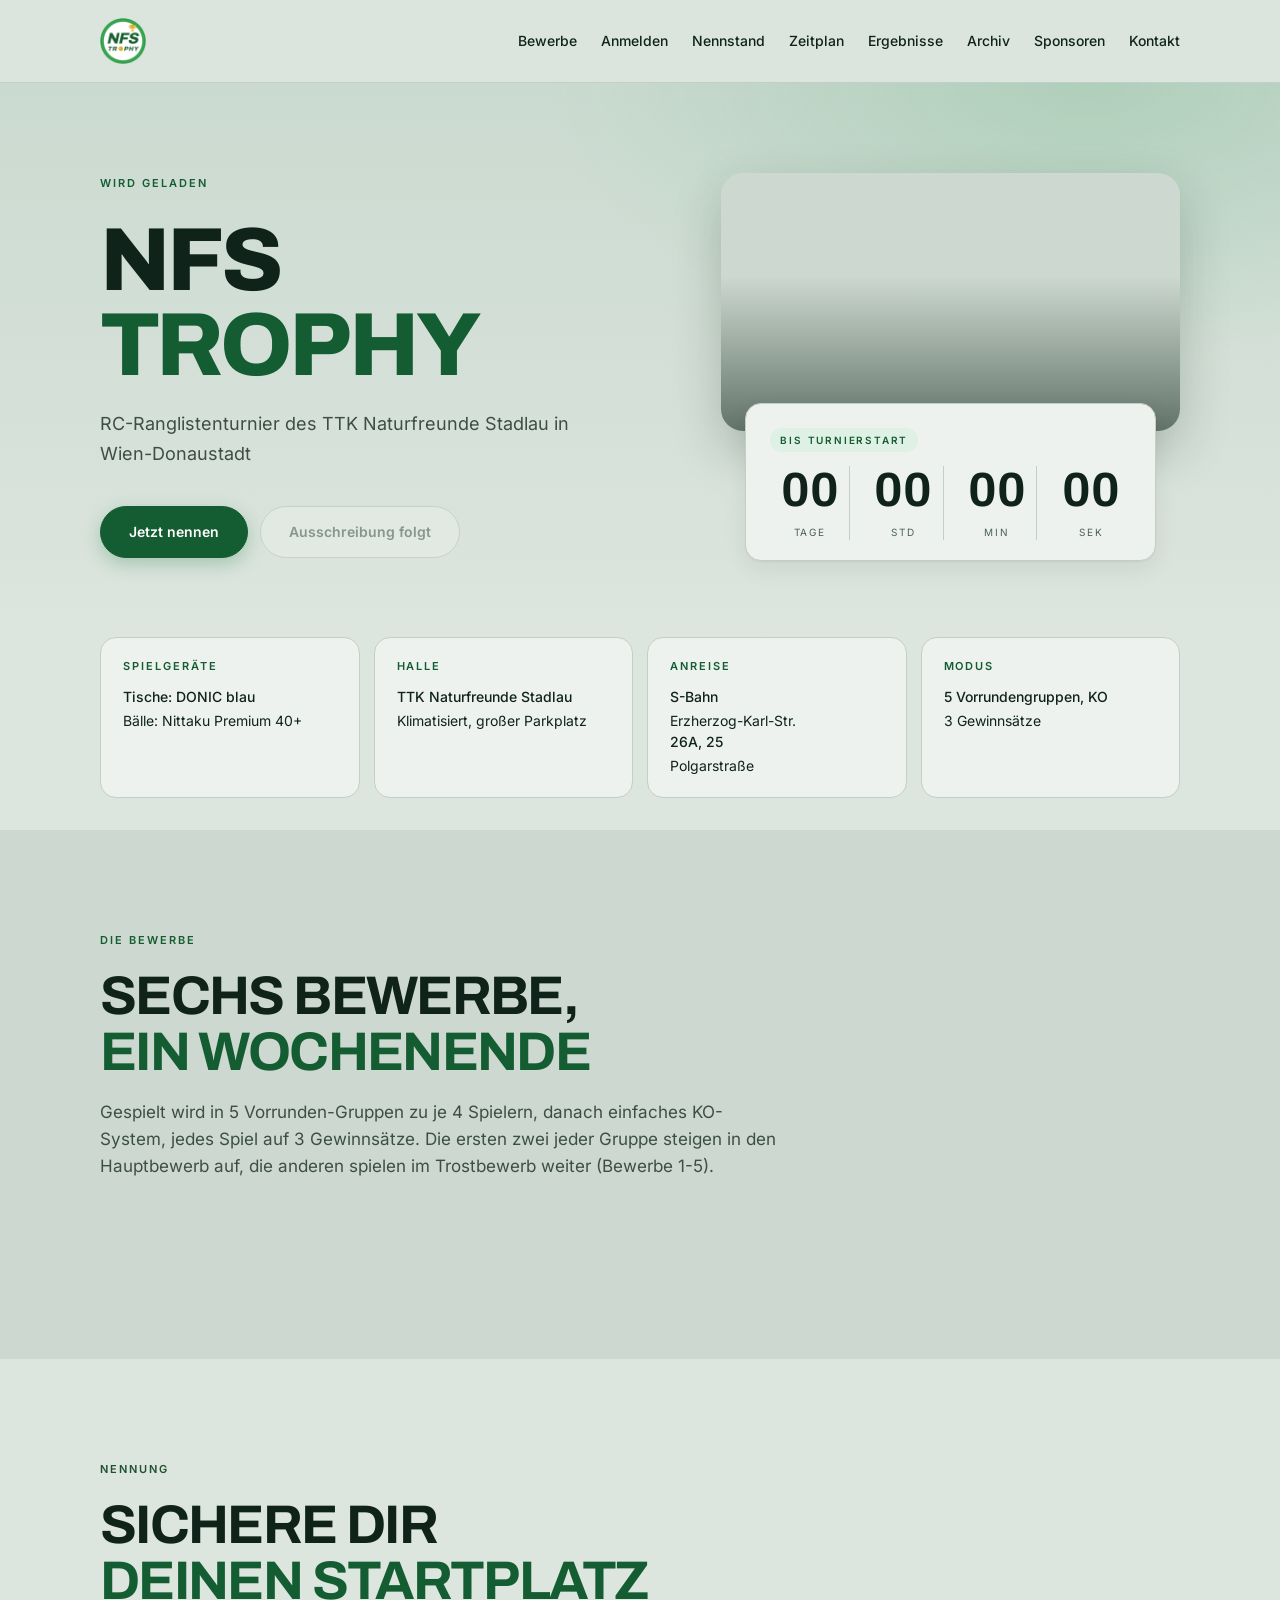
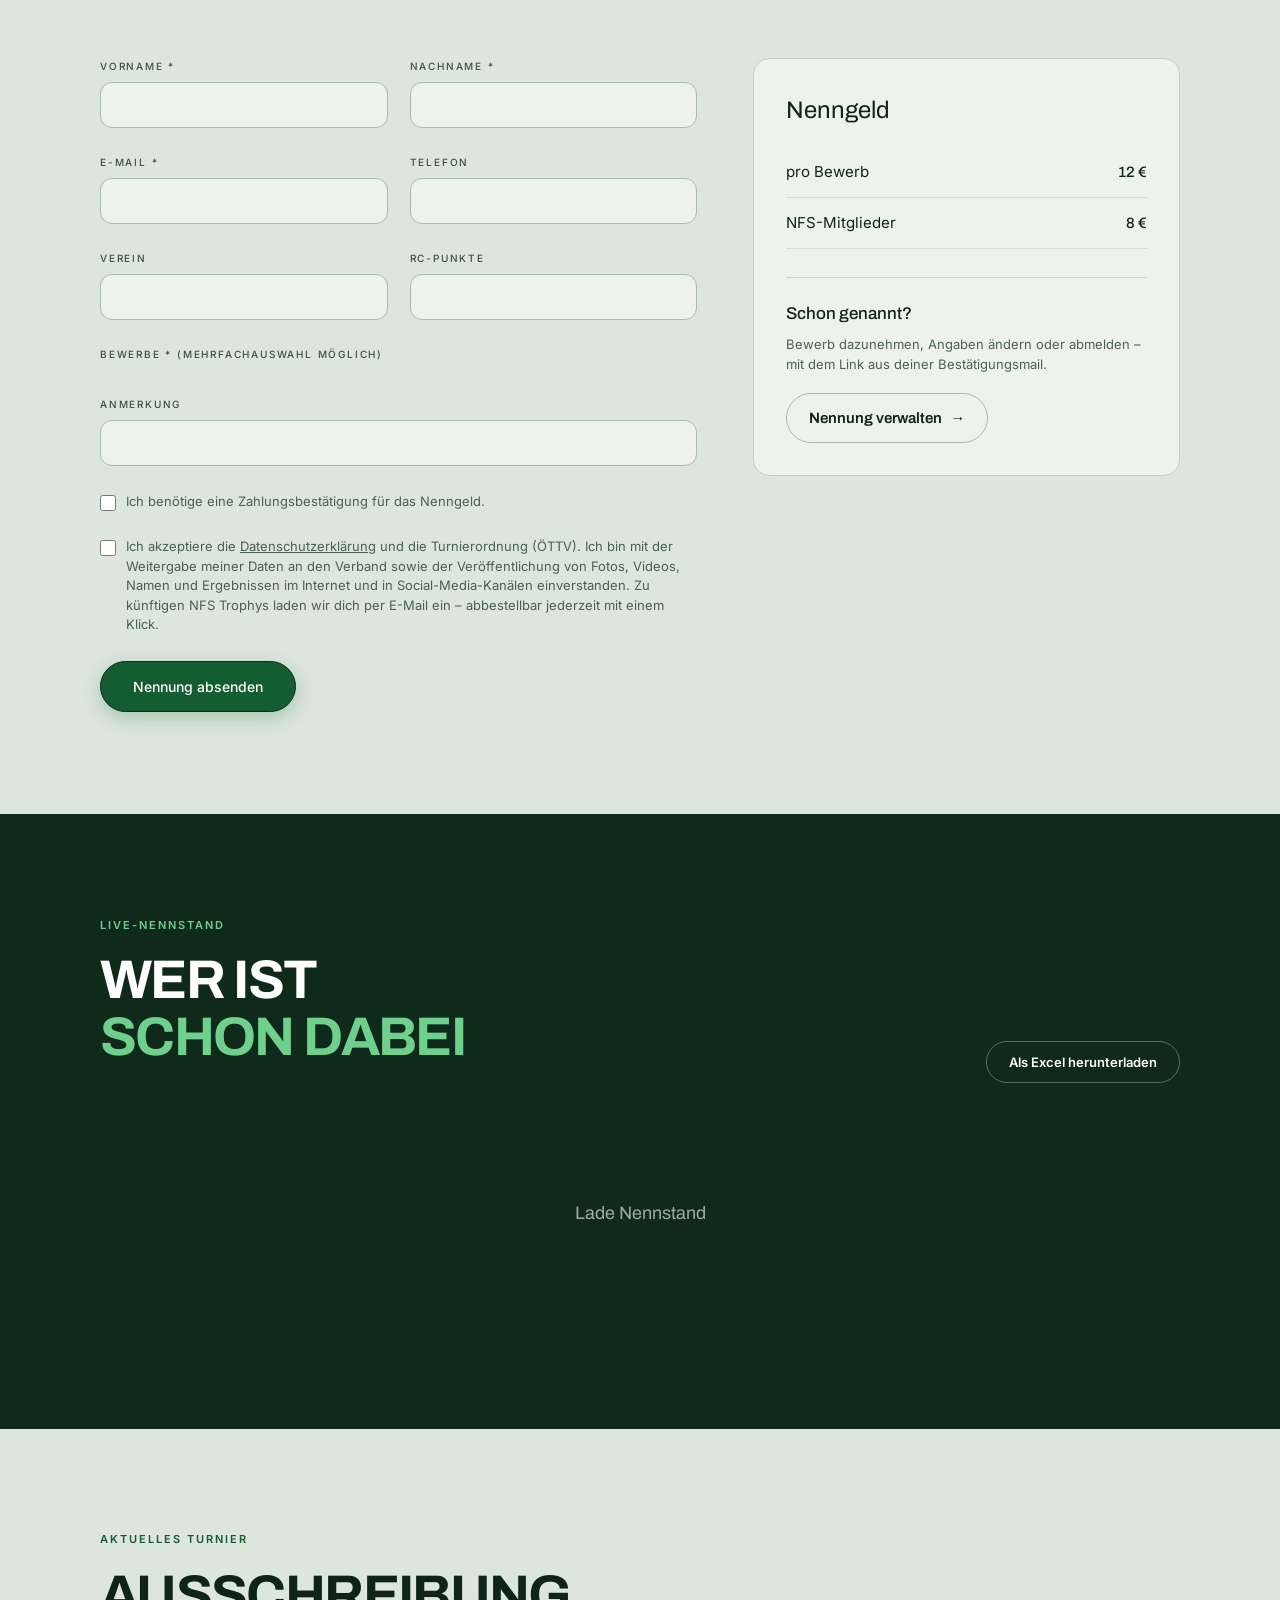
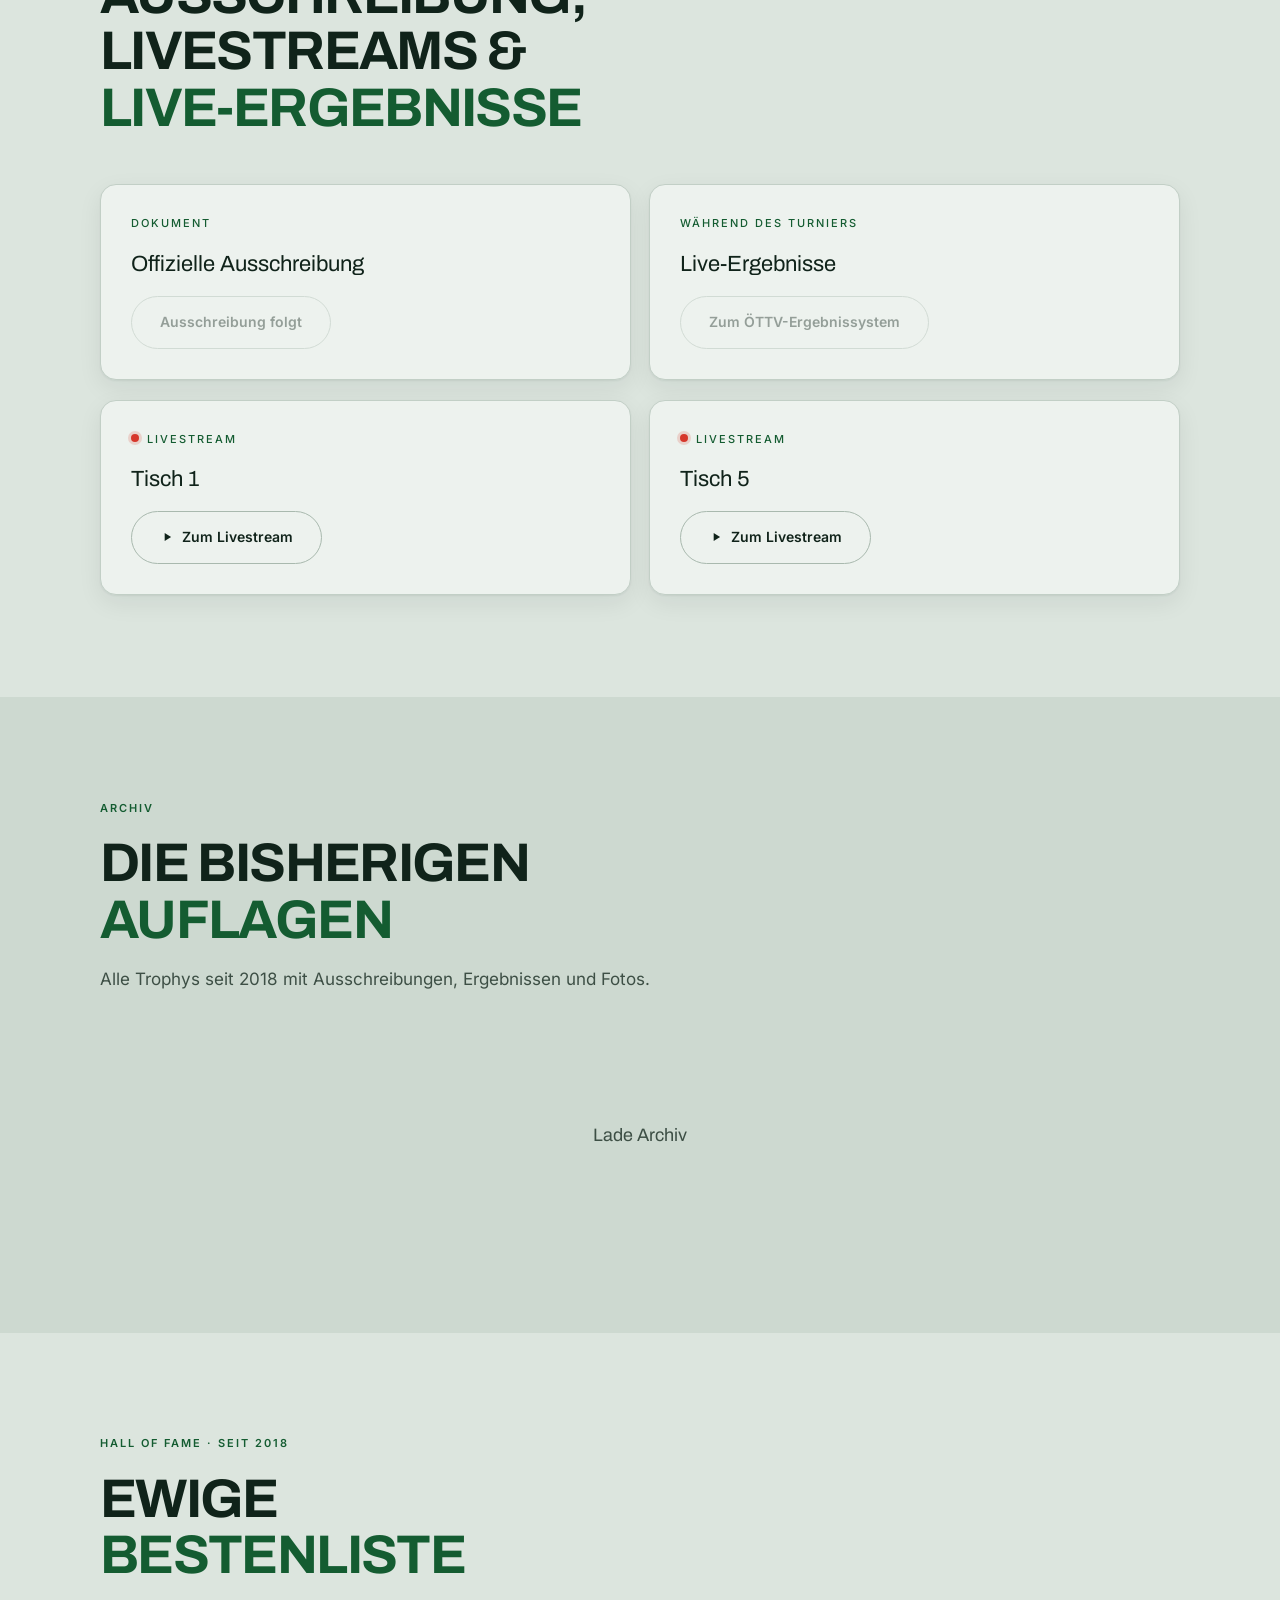
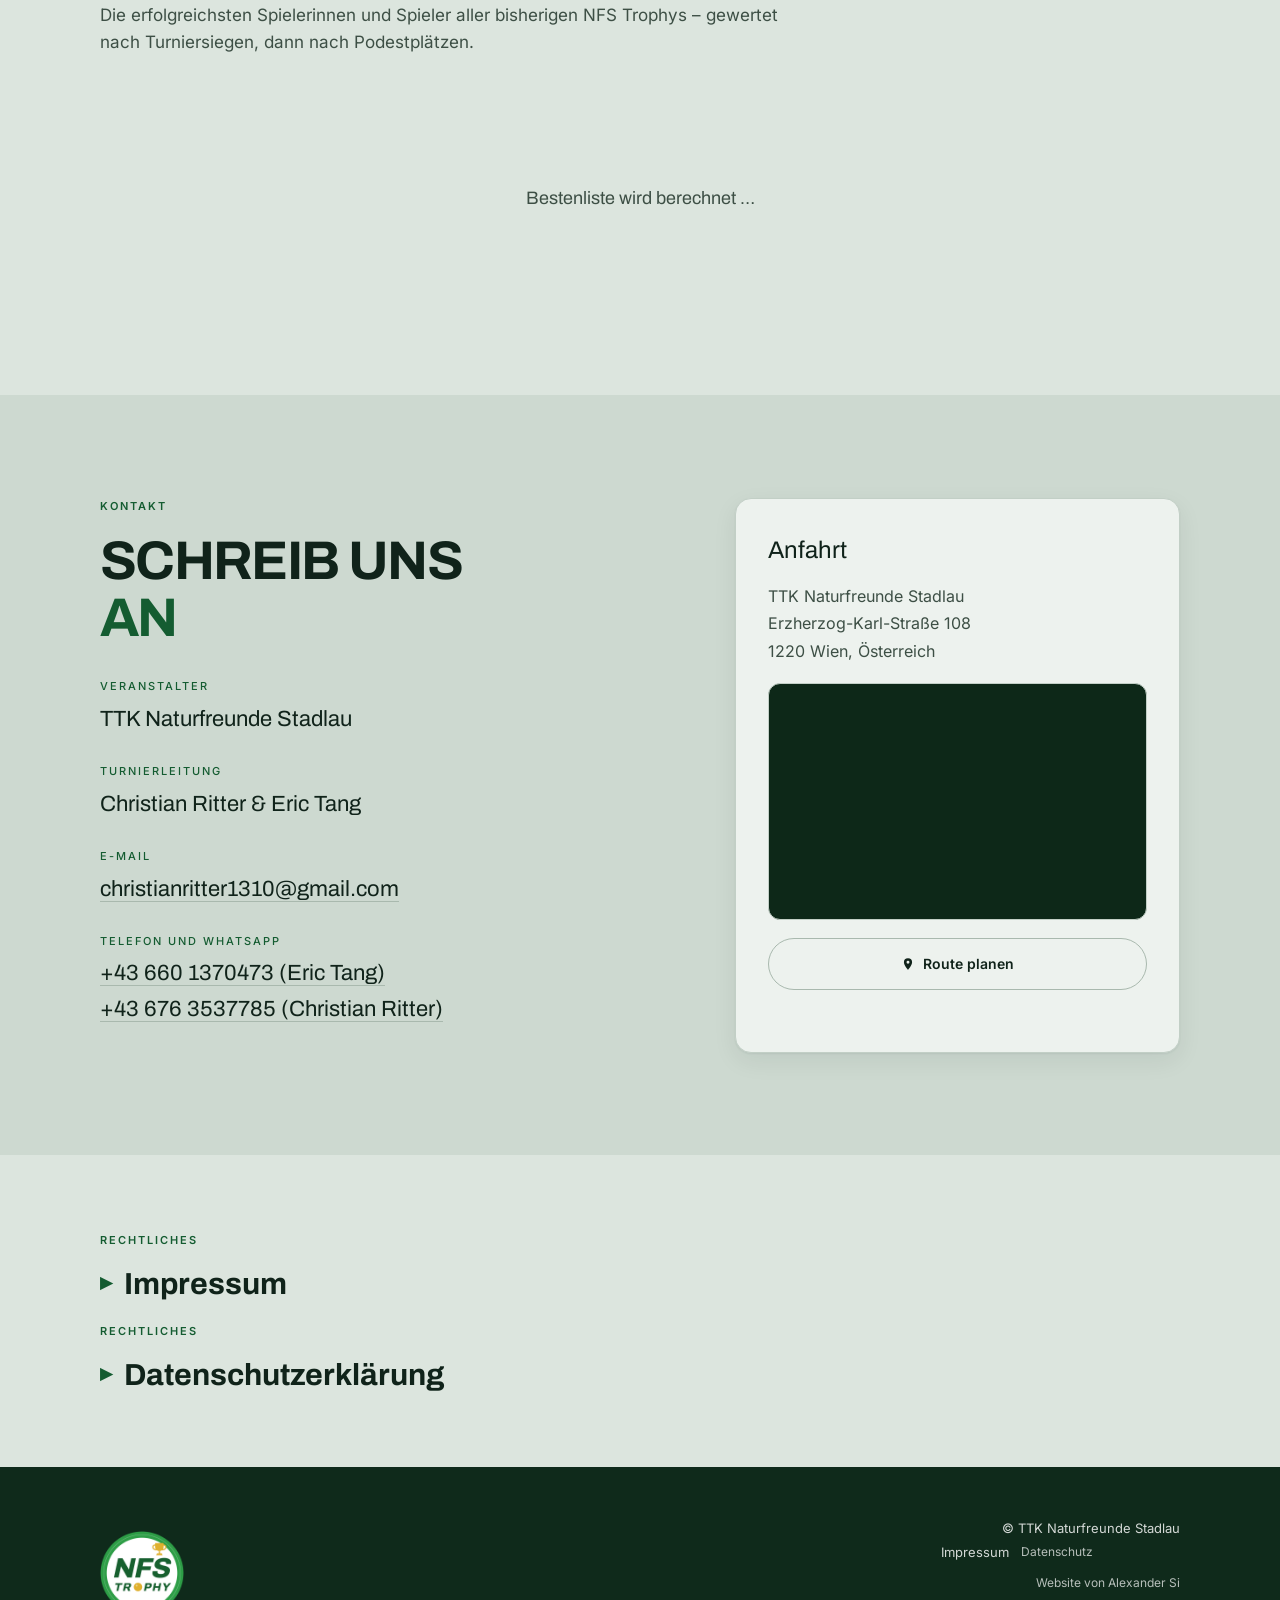
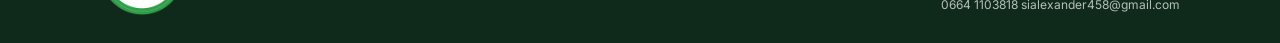
<file: public/index.html>
<!DOCTYPE html>
<html lang="de">

<head>
    <meta charset="UTF-8" />
    <meta name="viewport" content="width=device-width, initial-scale=1.0" />
    <title>NFS Trophy / TTK Naturfreunde Stadlau</title>
    <meta name="description"
        content="NFS Trophy. Tischtennisturnier des TTK Naturfreunde Stadlau in Wien. Anmeldung, Ausschreibungen, Ergebnisse." />
    <!-- OpenGraph / WhatsApp / Slack / Facebook -->
    <meta property="og:type" content="website" />
    <meta property="og:site_name" content="NFS Trophy" />
    <meta property="og:title" content="NFS Trophy – TTK Naturfreunde Stadlau" />
    <meta property="og:description"
        content="RC-Ranglistenturnier in Wien-Donaustadt. Anmeldung, Ausschreibung und Live-Ergebnisse." />
    <link rel="canonical" href="https://nfs-trophy.com/" />
    <meta property="og:url" content="https://nfs-trophy.com/" />
    <meta property="og:image" content="https://nfs-trophy.com/og-image.png" />
    <meta property="og:image:width" content="1200" />
    <meta property="og:image:height" content="630" />
    <meta property="og:locale" content="de_AT" />

    <!-- Twitter / X -->
    <meta name="twitter:card" content="summary_large_image" />
    <meta name="twitter:title" content="NFS Trophy – TTK Naturfreunde Stadlau" />
    <meta name="twitter:description" content="RC-Ranglistenturnier in Wien-Donaustadt" />
    <meta name="twitter:image" content="https://nfs-trophy.com/og-image.png" />

    <!-- Theme-Farbe für Handy-Browserleiste -->
    <meta name="theme-color" content="#dce5de" />
    <!-- Verbindungen früh aufbauen: Daten/Titelfoto (Supabase), Bibliothek (esm.sh) -->
    <link rel="preconnect" href="https://amjvuowsufiecsaentdn.supabase.co" crossorigin />
    <link rel="preconnect" href="https://esm.sh" crossorigin />
    <link rel="preload" href="/fonts/inter-latin.woff2" as="font" type="font/woff2" crossorigin />
    <link rel="stylesheet" href="/styles/fonts.css" />
    <!-- CSS Imports -->
    <link rel="stylesheet" href="/styles/shared.css" />
    <link rel="stylesheet" href="/styles/style.css" />

    <link rel="manifest" href="/manifest.json" />
    <link rel="icon" type="image/png" sizes="32x32" href="/icons/favicon-32.png" />
    <link rel="icon" type="image/png" href="/icons/icon-192.png" />
    <link rel="apple-touch-icon" href="/icons/apple-touch-icon.png" />
    <meta name="apple-mobile-web-app-capable" content="yes" />
    <meta name="apple-mobile-web-app-title" content="NFS Trophy" />
    <meta name="apple-mobile-web-app-status-bar-style" content="black-translucent" />
</head>

<body>
    <nav>
        <div class="inner">
            <a href="#top" class="logo" aria-label="NFS Trophy"><img
                    src="/icons/logo.png"
                    alt="NFS Trophy" /></a>
            <button class="menu-btn" id="menuBtn" aria-label="Menü" aria-controls="navList" aria-expanded="false">≡</button>
            <ul id="navList">
                <li><a href="#bewerbe">Bewerbe</a></li>
                <li><a href="#anmelden">Anmelden</a></li>
                <li><a href="#nennstand">Nennstand</a></li>
                <li><a href="#zeitplan">Zeitplan</a></li>
                <li><a href="#ergebnisse">Ergebnisse</a></li>
                <li><a href="#archiv">Archiv</a></li>
                <li><a href="#partner">Sponsoren</a></li>
                <li><a href="#kontakt">Kontakt</a></li>
            </ul>
        </div>
    </nav>

    <header class="hero" id="top">
        <div class="wrap hero-grid">
            <div class="fade">
                <div class="eyebrow mono" id="heroDate">Wird geladen</div>
                <h1 class="title" id="heroTitle"><span class="t-part">NFS</span><br class="t-br"> <em class="t-part">Trophy</em></h1>
                <p class="tagline" id="heroTagline">RC-Ranglistenturnier des TTK Naturfreunde Stadlau in Wien-Donaustadt
                </p>
                <div class="actions">
                    <a href="#anmelden" class="btn primary">Jetzt nennen</a>
                    <a href="#" class="btn disabled" id="heroAusschreibung">Ausschreibung folgt</a>
                </div>
            </div>
            <div class="hero-visual fade">
            <!-- Platz fürs Titelfoto (im Admin pro Turnier) ist reserviert → kein Layout-Sprung -->
            <div class="hero-photo-wrap" id="heroPhotoWrap"></div>
            <div class="countdown-box">
                <div class="cap mono" id="cdCap">Bis Turnierstart</div>
                <div class="countdown">
                    <div class="cd-item">
                        <div class="cd-val" id="cdD">00</div>
                        <div class="cd-lbl">Tage</div>
                    </div>
                    <div class="cd-item">
                        <div class="cd-val" id="cdH">00</div>
                        <div class="cd-lbl">Std</div>
                    </div>
                    <div class="cd-item">
                        <div class="cd-val" id="cdM">00</div>
                        <div class="cd-lbl">Min</div>
                    </div>
                    <div class="cd-item">
                        <div class="cd-val" id="cdS">00</div>
                        <div class="cd-lbl">Sek</div>
                    </div>
                </div>
            </div>
            </div>
        </div>
    </header>

    <section class="facts">
        <div class="wrap facts-grid" id="pubFactsGrid">
            <!-- Standard-Werte als Fallback. Werden per JS überschrieben, sobald turnier_info vorhanden ist. -->
            <div class="fact">
                <div class="k mono">Spielgeräte</div>
                <div class="v"><strong>Tische: DONIC blau</strong>Bälle: Nittaku Premium 40+</div>
            </div>
            <div class="fact">
                <div class="k mono">Halle</div>
                <div class="v"><strong>TTK Naturfreunde Stadlau</strong>Klimatisiert, großer Parkplatz</div>
            </div>
            <div class="fact">
                <div class="k mono">Anreise</div>
                <div class="v"><strong>S-Bahn</strong>Erzherzog-Karl-Str.<br><strong>26A, 25</strong>Polgarstraße</div>
            </div>
            <div class="fact">
                <div class="k mono">Modus</div>
                <div class="v"><strong>5 Vorrundengruppen, KO</strong>3 Gewinnsätze</div>
            </div>
        </div>
    </section>

    <section class="block" id="bewerbe">
        <div class="wrap">
            <div class="sec-head">
                <div class="eyebrow mono">Die Bewerbe</div>
                <h2 id="pubBewerbeHeadline">Sechs Bewerbe,<br><em>ein Wochenende</em></h2>
                <p id="pubBewerbeText">Gespielt wird in 5 Vorrunden-Gruppen zu je 4 Spielern, danach einfaches
                    KO-System, jedes
                    Spiel auf 3
                    Gewinnsätze. Die ersten zwei jeder Gruppe steigen in den Hauptbewerb auf, die anderen spielen im
                    Trostbewerb
                    weiter (Bewerbe 1-5).</p>
            </div>
            <div class="bewerbe" id="bewerbeGrid"></div>
            <p class="note" id="bewerbeNote"></p>
        </div>
    </section>

    <section class="block form-section" id="anmelden">
        <div class="wrap">
            <div class="sec-head">
                <div class="eyebrow mono" id="anmeldeEyebrow">Nennung</div>
                <h2>Sichere dir<br><em>deinen Startplatz</em></h2>
                <p class="anmelde-lead" id="anmeldeLead"></p>
            </div>
            <div class="form-wrap">
                <form id="regForm">
                    <div class="frow">
                        <div class="field">
                            <label for="vorname">Vorname *</label>
                            <input id="vorname" name="vorname" required autocomplete="given-name" />
                        </div>
                        <div class="field">
                            <label for="nachname">Nachname *</label>
                            <input id="nachname" name="nachname" required autocomplete="family-name" />
                        </div>
                    </div>
                    <div class="frow">
                        <div class="field">
                            <label for="email">E-Mail *</label>
                            <input id="email" name="email" type="email" required autocomplete="email"
                                inputmode="email" />
                        </div>
                        <div class="field">
                            <label for="telefon">Telefon</label>
                            <input id="telefon" name="telefon" type="tel" autocomplete="tel" inputmode="tel" />
                        </div>
                    </div>
                    <div class="frow">
                        <div class="field">
                            <label for="verein">Verein</label>
                            <input id="verein" name="verein" autocomplete="organization" />
                        </div>
                        <div class="field">
                            <label for="rc">RC-Punkte</label>
                            <input id="rc" name="rc" inputmode="numeric" pattern="[0-9]*" autocomplete="off" />
                        </div>
                    </div>
                    <div class="field">
                        <label id="bewerbChecksLabel">Bewerbe * (Mehrfachauswahl möglich)</label>
                        <div class="bewerb-checks" id="bewerbChecks" role="group" aria-labelledby="bewerbChecksLabel"></div>
                    </div>
                    <div class="field">
                        <label for="notiz">Anmerkung</label>
                        <input id="notiz" name="notiz" autocomplete="off" />
                    </div>
                    <!-- Honeypot gegen Spam-Bots: für Menschen unsichtbar, bleibt leer -->
                    <div class="hp-field" aria-hidden="true">
                        <label for="website">Website</label>
                        <input id="website" name="website" tabindex="-1" autocomplete="off" />
                    </div>
                    <label class="check">
                        <input type="checkbox" id="receipt" />
                        <span>Ich benötige eine Zahlungsbestätigung für das Nenngeld.</span>
                    </label>
                    <label class="check">
                        <input type="checkbox" id="agb" required />
                        <span>
                            Ich akzeptiere die <a href="#datenschutz"
                                style="text-decoration:underline; color:inherit;">Datenschutzerklärung</a>
                            und die Turnierordnung (ÖTTV). Ich bin mit der Weitergabe meiner Daten an den Verband sowie
                            der Veröffentlichung von Fotos, Videos, Namen und Ergebnissen im Internet und in
                            Social-Media-Kanälen einverstanden. Zu künftigen NFS Trophys laden wir dich per E-Mail
                            ein – abbestellbar jederzeit mit einem Klick.
                        </span>
                    </label>
                    <button type="submit" class="submit" id="submitBtn">Nennung absenden</button>
                </form>
                <aside class="side">
                    <h3>Nenngeld</h3>
                    <div class="li"><span>pro Bewerb</span><b id="feeNormalDisplay">12 €</b></div>
                    <div class="li"><span>NFS-Mitglieder</span><b id="feeNfsDisplay">8 €</b></div>
                    <p class="small" id="capNote"></p>
                    <div class="side-manage">
                        <h4>Schon genannt?</h4>
                        <p>Bewerb dazunehmen, Angaben ändern oder abmelden – mit dem Link aus deiner Bestätigungsmail.</p>
                        <a href="/abmelden" class="btn manage-btn">Nennung verwalten <span aria-hidden="true">→</span></a>
                    </div>
                </aside>
            </div>
        </div>
    </section>

    <section class="block" id="nennstand">
        <div class="wrap">
            <div class="stand-top">
                <div class="sec-head" style="margin-bottom:0;">
                    <div class="eyebrow mono">Live-Nennstand</div>
                    <h2>Wer ist<br><em>schon dabei</em></h2>
                </div>
                <button class="btn" id="exportBtn">Als Excel herunterladen</button>
            </div>
            <div class="stand-grid" id="standGrid">
                <div class="loading" style="grid-column:1/-1;">Lade Nennstand</div>
            </div>
            <p class="stand-meta" id="standMeta"></p>
        </div>
    </section>

    <section class="block" id="zeitplan" style="display:none;">
        <div class="wrap">
            <div class="sec-head" style="margin-bottom: 24px;">
                <div class="eyebrow mono">Ablauf</div>
                <h2 style="font-size: clamp(1.6rem, 3vw, 2.2rem);">Der <em>Zeitplan</em></h2>
            </div>
            <div id="timelineGrid"
                style="display: grid; grid-template-columns: repeat(auto-fit, minmax(220px, 1fr)); gap: 14px; margin-top: 8px;">
                <!-- Wird per JS gefüllt -->
            </div>
        </div>
    </section>

    <section class="block" id="ergebnisse">
        <div class="wrap">
            <div class="sec-head">
                <div class="eyebrow mono">Aktuelles Turnier</div>
                <h2>Ausschreibung, Livestreams &<br><em>Live-Ergebnisse</em></h2>
            </div>

            <!-- ZEILE 1: Ausschreibung + Live-Ergebnisse -->
            <div class="current-files">
                <!-- Ausschreibung -->
                <div class="file-card">
                    <div class="k mono">Dokument</div>
                    <h3>Offizielle Ausschreibung</h3>
                    <a href="#" class="btn disabled" id="ergAusschreibung" style="align-self:flex-start;">Ausschreibung
                        folgt</a>
                </div>

                <!-- Live-Ergebnisse (mit 2 Buttons) -->
                <div class="file-card">
                    <div class="k mono">Während des Turniers</div>
                    <h3>Live-Ergebnisse</h3>
                    <div style="display: flex; gap: 10px; flex-wrap: wrap; align-items: flex-start;">
                        <a href="#" target="_blank" rel="noreferrer" class="btn disabled" id="ergLive"
                            style="align-self:flex-start;">Zum ÖTTV-Ergebnissystem</a>
                        <a href="#" class="btn disabled" id="ergTtop" style="align-self:flex-start; display: none;">TTOP
                            Bewerbe</a>
                    </div>
                </div>
            </div>

            <!-- ZEILE 2: Livestreams (Tisch 1 + Tisch 5) - JETZT SEPARAT -->
            <div class="current-files" style="margin-top: 20px;">
                <!-- Livestream Tisch 1 -->
                <div class="file-card">
                    <div class="k mono"><span class="live-dot" aria-hidden="true"></span>Livestream</div>
                    <h3>Tisch 1</h3>
                    <a href="https://www.ttk-naturfreunde-stadlau.at/nfs-livecam-1/" target="_blank" rel="noreferrer"
                        class="btn" style="align-self:flex-start;">
                        <svg class="btn-ico" viewBox="0 0 24 24" aria-hidden="true"><path d="M8 5v14l11-7z"/></svg>Zum Livestream
                    </a>
                </div>

                <!-- Livestream Tisch 5 -->
                <div class="file-card">
                    <div class="k mono"><span class="live-dot" aria-hidden="true"></span>Livestream</div>
                    <h3>Tisch 5</h3>
                    <a href="https://www.ttk-naturfreunde-stadlau.at/nfs-livecam-2/" target="_blank" rel="noreferrer"
                        class="btn" style="align-self:flex-start;">
                        <svg class="btn-ico" viewBox="0 0 24 24" aria-hidden="true"><path d="M8 5v14l11-7z"/></svg>Zum Livestream
                    </a>
                </div>
            </div>
        </div>
    </section>

    <section class="block" id="archiv">
        <div class="wrap">
            <div class="sec-head">
                <div class="eyebrow mono">Archiv</div>
                <h2>Die bisherigen<br><em>Auflagen</em></h2>
                <p>Alle Trophys seit 2018 mit Ausschreibungen, Ergebnissen und Fotos.</p>
            </div>
            <div class="archive" id="archiveList">
                <div class="loading">Lade Archiv</div>
            </div>
        </div>
    </section>

    <section class="block" id="rekorde">
        <div class="wrap">
            <div class="sec-head">
                <div class="eyebrow mono">Hall of Fame · seit 2018</div>
                <h2>Ewige<br><em>Bestenliste</em></h2>
                <p>Die erfolgreichsten Spielerinnen und Spieler aller bisherigen NFS Trophys – gewertet nach
                    Turniersiegen, dann nach Podestplätzen.</p>
            </div>
            <div id="rekordeGrid">
                <div class="loading">Bestenliste wird berechnet …</div>
            </div>
        </div>
    </section>

    <section class="block" id="partner" style="display:none;">
        <div class="wrap">
            <div style="text-align: center; margin-bottom: 40px;">
                <div class="eyebrow mono" style="color: var(--green-neon); margin-bottom: 12px;">Unsere Partner</div>
                <h2
                    style="font-family: 'Archivo', sans-serif; font-weight: 700; font-size: clamp(1.8rem, 4vw, 2.8rem); letter-spacing: -0.02em; margin: 0;">
                    Partner & <em style="font-style: normal; color: var(--green-soft);">Sponsoren</em>
                </h2>
            </div>
            <div id="partnerGrid"
                style="display: flex; gap: 48px; justify-content: center; align-items: center; flex-wrap: wrap;">
                <!-- Wird per JS gefüllt -->
            </div>
        </div>
    </section>

    <section class="block" id="kontakt" style="border-bottom:none;">
        <div class="wrap contact-grid">
            <div>
                <div class="sec-head" style="margin-bottom:32px;">
                    <div class="eyebrow mono">Kontakt</div>
                    <h2>Schreib uns<br><em>an</em></h2>
                </div>
                <div class="cblock">
                    <div class="k mono">Veranstalter</div>
                    <div class="v">TTK Naturfreunde Stadlau</div>
                </div>
                <div class="cblock">
                    <div class="k mono">Turnierleitung</div>
                    <div class="v">Christian Ritter & Eric Tang</div>
                </div>
                <div class="cblock">
                    <div class="k mono">E-Mail</div>
                    <div class="v"><a href="mailto:christianritter1310@gmail.com">christianritter1310@gmail.com</a>
                    </div>
                </div>
                <div class="cblock">
                    <div class="k mono">Telefon und WhatsApp</div>
                    <div class="v"><a href="tel:+436601370473">+43 660 1370473 (Eric Tang)</a></div>
                    <div class="v"><a href="tel:+436763537785">+43 676 3537785 (Christian Ritter)</a></div>
                </div>
            </div>
            <div class="venue">
                <h3>Anfahrt</h3>
                <p class="addr">TTK Naturfreunde Stadlau<br>Erzherzog-Karl-Straße 108<br>1220 Wien, Österreich</p>
                <div class="map-wrap">
                    <iframe
                        src="https://www.google.com/maps/embed?pb=!1m18!1m12!1m3!1d2657.7726993655133!2d16.44824751318765!3d48.230251271133916!2m3!1f0!2f0!3f0!3m2!1i1024!2i768!4f13.1!3m3!1m2!1s0x476d01dd8fc6e50d%3A0x121a67df7cba7c6e!2sTTK%20Naturfreunde%20Stadlau!5e0!3m2!1sde!2sat!4v1788207890148!5m2!1sde!2sat"
                        width="400" height="300" style="border:0;" allowfullscreen="" loading="lazy"
                        title="Karte: TTK Naturfreunde Stadlau"
                        referrerpolicy="strict-origin-when-cross-origin"></iframe>
                </div>
                <a href="https://maps.app.goo.gl/AcA5HV328tivPEsi6" target="_blank" rel="noreferrer" class="btn"
                    style="width:100%;text-align:center;"><svg class="btn-ico" viewBox="0 0 24 24" aria-hidden="true"><path d="M12 2a7 7 0 0 0-7 7c0 5.25 7 13 7 13s7-7.75 7-13a7 7 0 0 0-7-7zm0 9.5A2.5 2.5 0 1 1 12 6.5a2.5 2.5 0 0 1 0 5z"/></svg>Route planen</a>
            </div>
        </div>
    </section>

    <section class="block" id="impressum">
        <div class="wrap">
            <div class="archive-header" id="impressumHeader"
                style="cursor:pointer; display:flex; justify-content:space-between; align-items:center; border-bottom:none; transition: all 0.2s;">
                <div class="sec-head" style="margin-bottom:0;">
                    <div class="eyebrow mono">Rechtliches</div>
                    <h2
                        style="margin-bottom:0; display:flex; align-items:center; gap:12px; font-size: clamp(1.4rem, 2.5vw, 1.9rem); text-transform: none; letter-spacing: 0;">
                        <span class="toggle-icon" id="impressumIcon"
                            style="font-size:16px; color:var(--green-neon);">▶</span>
                        Impressum
                    </h2>
                </div>
            </div>
            <div class="impressum" id="impressumContent" style="display:none; margin-top:24px;">
                <div class="imp-block">
                    <div class="k mono">Medieninhaber und Veranstalter</div>
                    <p>TTK Naturfreunde Stadlau<br>Erzherzog-Karl-Straße 108<br>1220 Wien</p>
                </div>
                <div class="imp-block">
                    <div class="k mono">Kontakt Turnierleitung</div>
                    <p><a href="tel:+436601370473">0660 1370473</a><br><a
                            href="mailto:christianritter1310@gmail.com">christianritter1310@gmail.com</a></p>
                </div>
                <div class="imp-block">
                    <div class="k mono">Verantwortlich für den Inhalt</div>
                    <p>Christian Ritter<br>Fischottergasse 6<br>1210 Wien</p>
                </div>
                <div class="imp-block">
                    <div class="k mono">Gestaltung und Umsetzung der Website</div>
                    <p>Alexander Si<br><a href="tel:+436641103818">0664 1103818</a><br><a
                            href="mailto:sialexander458@gmail.com">sialexander458@gmail.com</a></p>
                </div>
            </div>
        </div>
    </section>

    <section class="block" id="datenschutz">
        <div class="wrap">
            <div class="archive-header" id="datenschutzHeader"
                style="cursor:pointer; display:flex; justify-content:space-between; align-items:center; border-bottom:none; transition: all 0.2s;">
                <div class="sec-head" style="margin-bottom:0;">
                    <div class="eyebrow mono">Rechtliches</div>
                    <h2
                        style="margin-bottom:0; display:flex; align-items:center; gap:12px; font-size: clamp(1.4rem, 2.5vw, 1.9rem); text-transform: none; letter-spacing: 0;">
                        <span class="toggle-icon" id="datenschutzIcon"
                            style="font-size:16px; color:var(--green-neon);">▶</span>
                        Datenschutzerklärung
                    </h2>
                </div>
            </div>
            <div class="impressum" id="datenschutzContent" style="display:none; margin-top:24px;">
                <div class="imp-block">
                    <div class="k mono">Verantwortlicher</div>
                    <p>TTK Naturfreunde Stadlau<br>Erzherzog-Karl-Straße 108<br>1220 Wien<br>
                        E-Mail: <a href="mailto:christianritter1310@gmail.com">christianritter1310@gmail.com</a></p>
                </div>
                <div class="imp-block">
                    <div class="k mono">Erhobene Daten</div>
                    <p>Im Zuge einer Turniernennung werden folgende personenbezogene Daten verarbeitet: Vorname,
                        Nachname, E-Mail-Adresse, optional Telefonnummer, Verein, RC-Punkte, die gewählten Bewerbe,
                        eine optionale Anmerkung sowie der Wunsch nach einer Zahlungsbestätigung. Die Daten dienen
                        der Organisation und Durchführung des Turniers sowie der Kontaktaufnahme bei Rückfragen.</p>
                </div>
                <div class="imp-block">
                    <div class="k mono">Öffentlicher Nennstand</div>
                    <p>Im Nennstand auf dieser Seite werden Vor- und Nachname, Verein und RC-Punkte der genannten
                        Spieler angezeigt. E-Mail-Adresse und Telefonnummer sind nicht öffentlich sichtbar.</p>
                </div>
                <div class="imp-block">
                    <div class="k mono">Bestätigungs-E-Mail & Abmeldung</div>
                    <p>Nach der Nennung erhältst du eine Bestätigung per E-Mail mit einem persönlichen Link, über den du
                        dich selbst abmelden kannst. Für den Versand nutzen wir den Dienst Resend (Resend, Inc., USA);
                        dabei werden Name, E-Mail-Adresse und Nennungsdaten an Resend übermittelt. Die Turnierleitung
                        erhält bei Abmeldungen ebenfalls eine Benachrichtigung.</p>
                </div>
                <div class="imp-block">
                    <div class="k mono">Teilnehmer-Verzeichnis</div>
                    <p>Die Turnierleitung führt ein internes Verzeichnis aller Teilnehmer seit 2018 (Name, Verein,
                        RC-Punkte, Kontaktdaten, Teilnahmen und Platzierungen). Es dient der einfacheren Erfassung
                        künftiger Nennungen und der Dokumentation der Turniergeschichte und ist nur für die
                        Turnierleitung zugänglich. Rechtsgrundlage ist unser berechtigtes Interesse
                        (Art. 6 Abs. 1 lit. f DSGVO). Du kannst dem jederzeit per E-Mail widersprechen; dein Eintrag
                        wird dann gelöscht.</p>
                </div>
                <div class="imp-block">
                    <div class="k mono">Einladungen zu künftigen Turnieren</div>
                    <p>Wer bereits an einer NFS Trophy teilgenommen hat, erhält eine Einladung per E-Mail, sobald ein
                        neues Turnier ausgeschrieben ist (Versand über Resend, siehe oben). Die Einladung enthält einen
                        persönlichen Link, über den das Nennformular mit Name, E-Mail, Telefon und Verein vorausgefüllt
                        wird. Jede Einladung enthält außerdem einen Link, mit dem du weitere Einladungen mit einem Klick
                        abbestellen kannst; alternativ genügt eine kurze E-Mail an uns.</p>
                </div>
                <div class="imp-block">
                    <div class="k mono">Speicherung & Weitergabe</div>
                    <p>Die Daten werden auf Servern der Supabase Inc. (EU-Region) gespeichert. Zur Durchführung des
                        Turniers und zur Ranglistenwertung werden die notwendigen Daten (Name, Verein, RC-Punkte,
                        Geburtsjahr, Ergebnisse) an den Österreichischen Tischtennis-Verband (ÖTTV) bzw. den zuständigen
                        Landesverband übermittelt und dort gemäß deren Statuten verarbeitet. Abgesehen von den hier
                        genannten technischen Dienstleistern erfolgt keine Weitergabe an Dritte. Rechtsgrundlagen sind Art. 6 Abs. 1 lit. b DSGVO (Vertragserfüllung),
                        lit. c DSGVO (rechtliche Verpflichtung gegenüber dem Verband) sowie lit. a DSGVO (Einwilligung)
                        für Veröffentlichungen.</p>
                </div>
                <div class="imp-block">
                    <div class="k mono">Hosting & externe Inhalte</div>
                    <p>Die Website wird bei Netlify (Netlify, Inc., USA) gehostet; beim Aufruf verarbeitet der Server
                        technisch notwendige Daten wie die IP-Adresse. Im Bereich „Anfahrt“ ist eine Karte von Google Maps
                        (Google Ireland Ltd.) eingebunden; beim Laden der Karte werden Daten wie deine IP-Adresse an
                        Google übermittelt. Links zu Livestreams und zum ÖTTV-Ergebnissystem führen auf externe Seiten
                        mit eigenen Datenschutzbestimmungen.</p>
                </div>
                <div class="imp-block">
                    <div class="k mono">Fotos & Videos</div>
                    <p>Während des Turniers entstehen Foto- und Videoaufnahmen. Diese können zur Berichterstattung über
                        das Turnier veröffentlicht werden – auf dieser Website, auf Social-Media-Kanälen des
                        Veranstalters
                        und des Verbands sowie in Print- und Online-Medien. Eine Veröffentlichung erfolgt ausschließlich
                        im
                        Rahmen der sportlichen Berichterstattung. Mit der Anmeldung wird die Einwilligung hierzu erteilt
                        (Art. 6 Abs. 1 lit. a DSGVO). Die Einwilligung kann jederzeit per E-Mail widerrufen werden;
                        bereits
                        veröffentlichte Inhalte werden sodann nach Möglichkeit entfernt.</p>
                </div>
                <div class="imp-block">
                    <div class="k mono">Speicherdauer</div>
                    <p>Personenbezogene Daten werden bis zum Ablauf der gesetzlichen Aufbewahrungsfristen bzw. bis zum
                        Widerruf der Einwilligung gespeichert. Archivdaten (Ergebnisse, Siegerlisten) bleiben zum Zweck
                        der
                        sportlichen Dokumentation bestehen.</p>
                </div>
                <div class="imp-block">
                    <div class="k mono">Deine Rechte</div>
                    <p>Du hast das Recht auf Auskunft, Berichtigung, Löschung, Einschränkung der Verarbeitung,
                        Datenübertragbarkeit sowie Widerspruch. Anfragen richtest du bitte an <a
                            href="mailto:christianritter1310@gmail.com">christianritter1310@gmail.com</a>. Bei
                        Beschwerden kannst du dich an die österreichische Datenschutzbehörde wenden (<a
                            href="https://www.dsb.gv.at" target="_blank" rel="noreferrer">dsb.gv.at</a>).</p>
                </div>
            </div>
        </div>
    </section>

    <dialog class="report-dialog" id="reportDialog" aria-labelledby="reportTitle">
        <div class="rd-head">
            <div>
                <div class="rd-eyebrow">Turnierbericht</div>
                <h2 id="reportTitle"></h2>
                <div class="rd-date" id="reportDate"></div>
            </div>
            <button type="button" class="rd-close" id="reportClose" aria-label="Schließen">×</button>
        </div>
        <div class="rd-body" id="reportBody"></div>
    </dialog>

    <div class="lightbox" id="lightbox">
        <button class="lb-close" id="lbClose" aria-label="Schließen">×</button>
        <button class="lb-nav lb-prev" id="lbPrev" aria-label="Zurück">‹</button>
        <img id="lbImg" alt="" />
        <button class="lb-nav lb-next" id="lbNext" aria-label="Weiter">›</button>
        <div class="lb-count" id="lbCount"></div>
        <div class="lb-caption" id="lbCaption"></div>
    </div>

    <footer>
        <div class="wrap foot">
            <img class="logo"
                src="/icons/logo.png"
                alt="NFS Trophy" />
            <div class="meta">
                <div>© <span id="year"></span> TTK Naturfreunde Stadlau</div>
                <div style="display:flex; gap:12px; flex-wrap:wrap;">
                    <a href="#impressum" id="footerImpressumLink"
                        style="text-decoration:none;border-bottom:1px solid var(--line-strong);cursor:pointer;">
                        Impressum
                    </a>
                    <a href="#datenschutz" id="footerDatenschutzLink"
                        style="text-decoration:none;border-bottom:1px solid var(--line);cursor:pointer;opacity:0.85;font-size:12px;">
                        Datenschutz
                    </a>
                </div>
                <div style="margin-top:8px;font-size:12px;opacity:.85;">Website von Alexander Si<br><a
                        href="tel:+436641103818" style="text-decoration:none;border-bottom:1px solid var(--line);">0664
                        1103818</a> <a href="mailto:sialexander458@gmail.com"
                        style="text-decoration:none;border-bottom:1px solid var(--line);">sialexander458@gmail.com</a>
                </div>
            </div>
        </div>
    </footer>

    <!-- Handy: schwebender Nenn-Knopf (nur bei offener Anmeldung, per JS) -->

    <!-- Toast Container -->
    <div id="toastContainer" class="toast-container"></div>

    <!-- Scripts -->
    <script type="importmap">
        {
            "imports": {
                "xlsx": "https://cdn.sheetjs.com/xlsx-0.20.3/package/xlsx.mjs"
            }
        }
    </script>
    <script type="module" src="/src/frontend/app.js"></script>
</body>

</html>
</file>
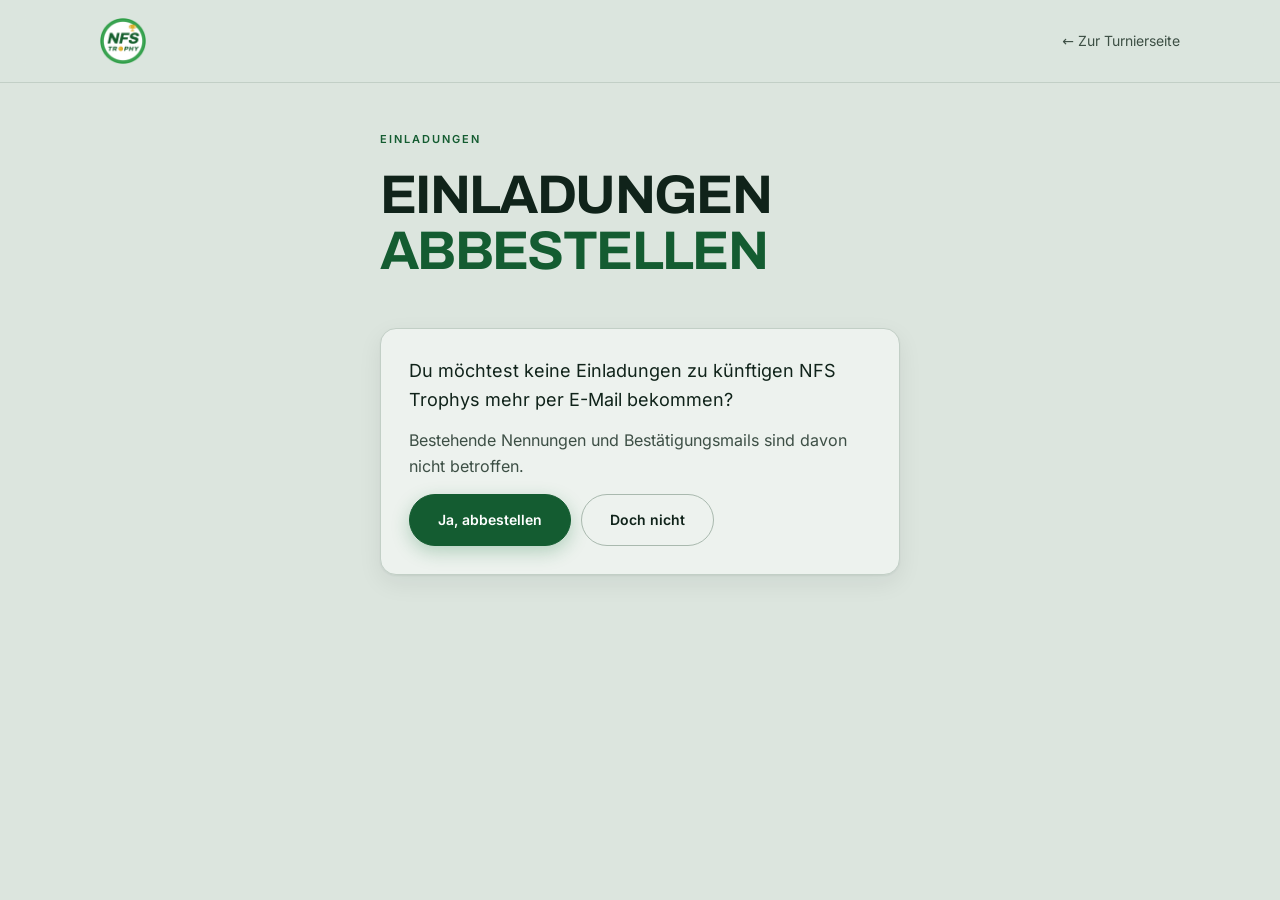
<file: public/abbestellen.html>
<!DOCTYPE html>
<html lang="de">

<head>
    <meta charset="UTF-8" />
    <meta name="viewport" content="width=device-width, initial-scale=1.0" />
    <meta name="robots" content="noindex" />
    <meta name="description" content="Einladungen zur NFS Trophy abbestellen." />
    <title>Einladungen abbestellen · NFS Trophy</title>
    <meta name="theme-color" content="#dce5de" />
    <link rel="icon" type="image/png" sizes="32x32" href="/icons/favicon-32.png" />
    <link rel="icon" type="image/png" href="/icons/icon-192.png" />
    <link rel="preload" href="/fonts/inter-latin.woff2" as="font" type="font/woff2" crossorigin />
    <link rel="stylesheet" href="/styles/fonts.css" />
    <link rel="stylesheet" href="/styles/style.css" />
    <script type="module" src="/src/frontend/abbestellen.js"></script>
</head>

<body class="manage-page">
    <nav>
        <div class="inner">
            <a href="/" class="logo" aria-label="NFS Trophy"><img src="/icons/logo.png" alt="NFS Trophy" /></a>
            <a href="/" class="manage-back">← Zur Turnierseite</a>
        </div>
    </nav>

    <main class="wrap manage-wrap">
        <div class="sec-head">
            <div class="eyebrow mono">Einladungen</div>
            <h2>Einladungen <em>abbestellen</em></h2>
        </div>

        <!-- Bestätigen (erst nach Klick – Mailprogramme öffnen Links manchmal automatisch) -->
        <section id="stateAsk" class="manage-card">
            <p class="manage-lead">Du möchtest keine Einladungen zu künftigen NFS Trophys mehr per E-Mail bekommen?</p>
            <p class="manage-muted">Bestehende Nennungen und Bestätigungsmails sind davon nicht betroffen.</p>
            <div class="manage-buttons">
                <button class="btn primary" id="unsubBtn">Ja, abbestellen</button>
                <a class="btn" href="/">Doch nicht</a>
            </div>
        </section>

        <section id="stateDone" class="manage-card" hidden>
            <div class="manage-icon">✓</div>
            <p class="manage-lead" id="doneText">Erledigt – du bekommst keine Einladungen mehr.</p>
            <p class="manage-muted">Falls du es dir anders überlegst, schreib uns einfach:
                <a href="mailto:christianritter1310@gmail.com">christianritter1310@gmail.com</a></p>
            <a class="btn" href="/">Zur Turnierseite</a>
        </section>

        <section id="stateInvalid" class="manage-card" hidden>
            <p class="manage-lead">Dieser Link ist leider ungültig.</p>
            <p class="manage-muted">Bitte nutze den Link aus der letzten Einladung oder schreib uns:
                <a href="mailto:christianritter1310@gmail.com">christianritter1310@gmail.com</a></p>
        </section>
    </main>

    <div id="toastContainer" class="toast-container"></div>
</body>

</html>
</file>
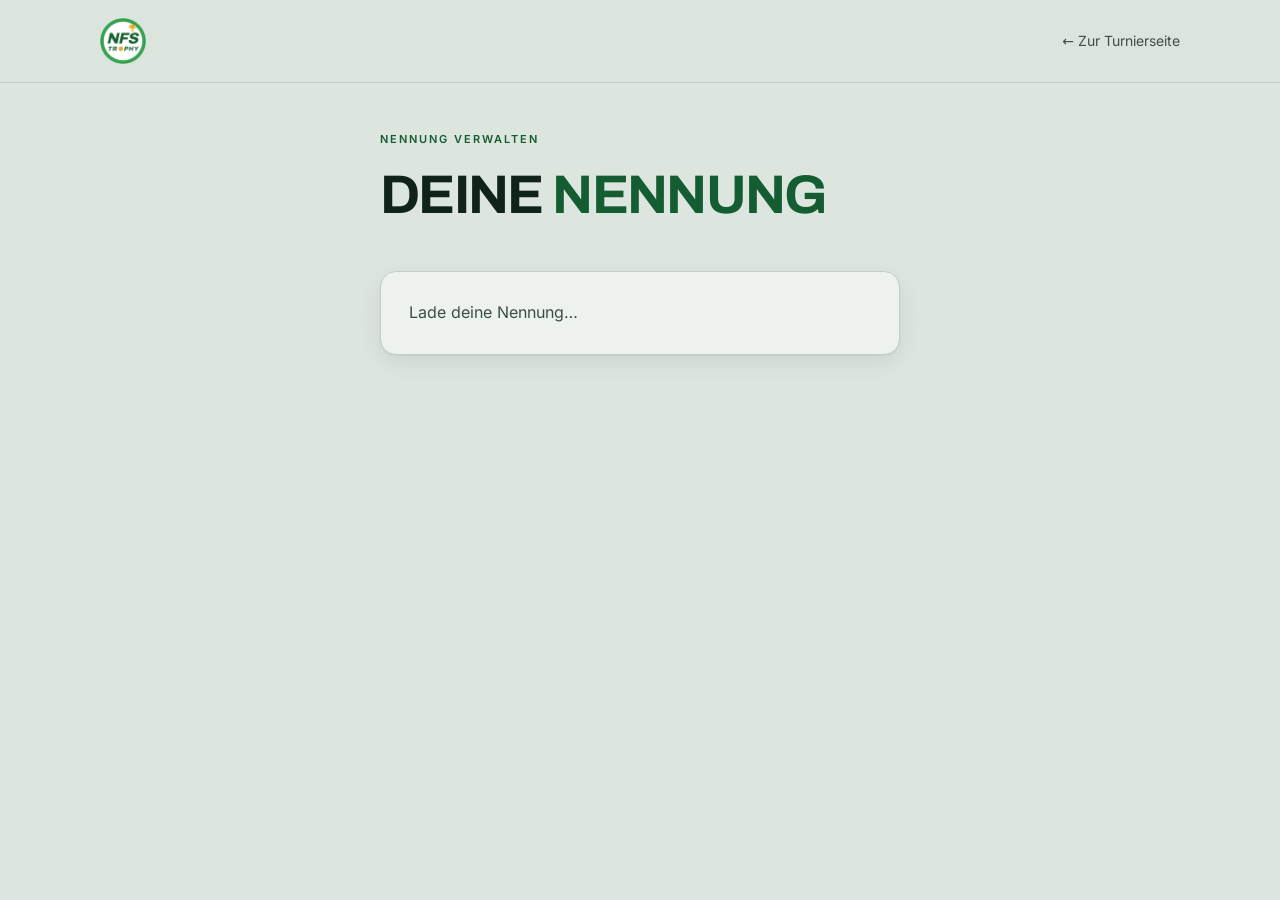
<file: public/abmelden.html>
<!DOCTYPE html>
<html lang="de">

<head>
    <meta charset="UTF-8" />
    <meta name="viewport" content="width=device-width, initial-scale=1.0" />
    <meta name="robots" content="noindex" />
    <meta name="description" content="Nennung zur NFS Trophy verwalten oder abmelden." />
    <title>Nennung verwalten · NFS Trophy</title>
    <meta name="theme-color" content="#dce5de" />
    <link rel="icon" type="image/png" sizes="32x32" href="/icons/favicon-32.png" />
    <link rel="icon" type="image/png" href="/icons/icon-192.png" />
    <link rel="preload" href="/fonts/inter-latin.woff2" as="font" type="font/woff2" crossorigin />
    <link rel="stylesheet" href="/styles/fonts.css" />
    <link rel="stylesheet" href="/styles/style.css" />
    <script type="module" src="/src/frontend/abmelden.js"></script>
</head>

<body class="manage-page">
    <nav>
        <div class="inner">
            <a href="/" class="logo" aria-label="NFS Trophy"><img src="/icons/logo.png" alt="NFS Trophy" /></a>
            <a href="/" class="manage-back">← Zur Turnierseite</a>
        </div>
    </nav>

    <main class="wrap manage-wrap">
        <div class="sec-head">
            <div class="eyebrow mono">Nennung verwalten</div>
            <h2 id="manageTitle">Deine <em>Nennung</em></h2>
        </div>

        <!-- Lädt -->
        <section id="stateLoading" class="manage-card">
            <p class="manage-muted">Lade deine Nennung…</p>
        </section>

        <!-- Nennung gefunden -->
        <div id="stateFound" class="manage-stack" hidden>
            <section class="manage-card">
                <p class="manage-lead" id="foundIntro"></p>
                <h3 class="manage-h">Deine Bewerbe</h3>
                <div id="foundBewerbe" class="manage-bewerbe"></div>
                <div id="foundActions">
                    <p class="manage-muted">Wähle, wovon du dich abmelden möchtest. Dein Platz wird dann an die Warteliste weitergegeben.</p>
                    <div class="manage-buttons">
                        <button class="btn" id="cancelSelectedBtn" disabled>Ausgewählte abmelden</button>
                        <button class="btn primary manage-danger" id="cancelAllBtn">Komplett abmelden</button>
                    </div>
                </div>
                <p class="manage-note" id="foundTooLate" hidden>Das Turnier hat bereits begonnen – Änderungen sind online nicht mehr möglich. Bitte melde dich direkt bei der Turnierleitung.</p>
            </section>

            <!-- Bewerb dazunehmen -->
            <section class="manage-card" id="addCard" hidden>
                <h3 class="manage-h">Bewerb dazunehmen</h3>
                <p class="manage-muted" id="addHint"></p>
                <div id="addBewerbe" class="manage-bewerbe"></div>
                <div class="manage-buttons">
                    <button class="btn primary" id="addBtn" disabled>Dazunehmen</button>
                </div>
            </section>

            <!-- Angaben ändern -->
            <section class="manage-card" id="dataCard" hidden>
                <h3 class="manage-h">Deine Angaben</h3>
                <form id="dataForm" class="manage-form" novalidate>
                    <p class="manage-muted manage-small" id="dataName"></p>
                    <div class="frow">
                        <div class="field">
                            <label for="dEmail">E-Mail *</label>
                            <input id="dEmail" type="email" required autocomplete="email" inputmode="email" />
                        </div>
                        <div class="field">
                            <label for="dTelefon">Telefon</label>
                            <input id="dTelefon" type="tel" autocomplete="tel" inputmode="tel" />
                        </div>
                    </div>
                    <div class="frow">
                        <div class="field">
                            <label for="dVerein">Verein</label>
                            <input id="dVerein" autocomplete="organization" />
                        </div>
                        <div class="field">
                            <label for="dRc">RC-Punkte</label>
                            <input id="dRc" inputmode="numeric" pattern="[0-9]*" autocomplete="off" />
                        </div>
                    </div>
                    <div class="field">
                        <label for="dNotiz">Anmerkung</label>
                        <input id="dNotiz" autocomplete="off" />
                    </div>
                    <label class="check">
                        <input type="checkbox" id="dQuittung" />
                        <span>Ich benötige eine Zahlungsbestätigung für das Nenngeld.</span>
                    </label>
                    <div class="manage-buttons">
                        <button type="submit" class="btn primary" id="dataBtn" disabled>Änderungen speichern</button>
                    </div>
                </form>
            </section>
        </div>

        <!-- Erfolgreich abgemeldet -->
        <section id="stateDone" class="manage-card" hidden>
            <div class="manage-icon">✓</div>
            <p class="manage-lead" id="doneText"></p>
            <p class="manage-muted">Du bekommst gleich eine Bestätigung per E-Mail. Danke, dass du Bescheid gegeben hast!</p>
            <a class="btn" href="/">Zur Turnierseite</a>
        </section>

        <!-- Link anfordern -->
        <section id="stateRequest" class="manage-card" hidden>
            <p class="manage-note" id="requestReason" hidden></p>
            <p class="manage-lead">Du willst deine Nennung ändern oder dich abmelden, findest aber die Bestätigungsmail nicht mehr?</p>
            <p class="manage-muted">Gib die E-Mail-Adresse ein, mit der du genannt hast. Wir schicken dir einen neuen Link – nur an diese Adresse.</p>
            <form id="requestForm" class="manage-form">
                <div class="field">
                    <label for="requestEmail">E-Mail-Adresse</label>
                    <input id="requestEmail" type="email" required autocomplete="email" inputmode="email" />
                </div>
                <button type="submit" class="btn primary" id="requestBtn">Link zusenden</button>
            </form>
            <p class="manage-success" id="requestDone" hidden>
                Falls für diese Adresse eine Nennung existiert, ist der Link unterwegs. Schau auch im Spam-Ordner nach.
            </p>
            <p class="manage-muted manage-small">Keine E-Mail angegeben oder Probleme? Melde dich bei der Turnierleitung:
                <a href="mailto:christianritter1310@gmail.com">christianritter1310@gmail.com</a></p>
        </section>
    </main>

    <div id="toastContainer" class="toast-container"></div>
</body>

</html>
</file>
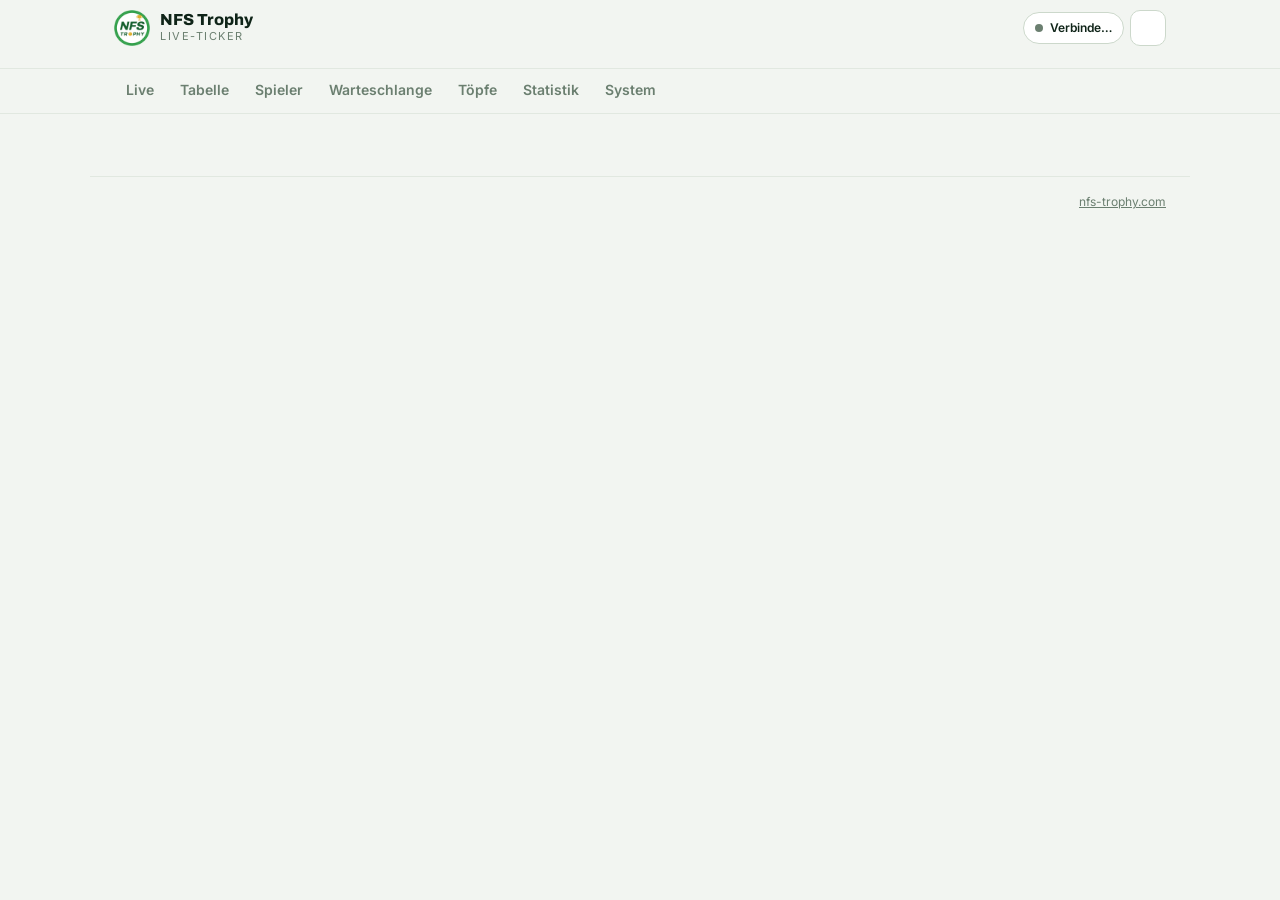
<file: public/live.html>
<!DOCTYPE html>
<html lang="de">

<head>
    <meta charset="UTF-8" />
    <meta name="viewport" content="width=device-width, initial-scale=1.0, viewport-fit=cover" />
    <title>Live-Ticker · NFS Trophy</title>
    <meta name="description" content="Live-Ticker, Tabelle und Spielplan der NFS Trophy." />
    <meta property="og:title" content="Live-Ticker – NFS Trophy" />
    <meta property="og:description" content="Live-Tabelle, Spielplan und Ergebnisse der NFS Trophy." />
    <meta property="og:image" content="https://nfs-trophy.com/og-image.png" />
    <meta property="og:type" content="website" />

    <link rel="manifest" href="/manifest.json" />
    <link rel="icon" type="image/png" sizes="32x32" href="/icons/favicon-32.png" />
    <link rel="icon" type="image/png" href="/icons/icon-192.png" />
    <link rel="apple-touch-icon" href="/icons/apple-touch-icon.png" />
    <meta name="apple-mobile-web-app-capable" content="yes" />
    <meta name="apple-mobile-web-app-title" content="NFS Live" />
    <meta name="apple-mobile-web-app-status-bar-style" content="black-translucent" />
    <meta name="theme-color" content="#071510" />

    <!-- Theme vor dem ersten Rendern setzen (kein Aufblitzen) -->
    <script>
        (function () {
            var t = null;
            try { t = localStorage.getItem('theme'); } catch (e) { }
            if (!t) t = window.matchMedia && window.matchMedia('(prefers-color-scheme: light)').matches ? 'light' : 'dark';
            document.documentElement.setAttribute('data-theme', t);
        })();
    </script>

    <link rel="preload" href="/fonts/inter-latin.woff2" as="font" type="font/woff2" crossorigin />
    <link rel="stylesheet" href="/styles/fonts.css" />
    <link rel="stylesheet" href="/styles/live.css" />

    <script type="importmap">
        {
            "imports": {
                "@supabase/supabase-js": "https://esm.sh/@supabase/supabase-js@2.118.0"
            }
        }
    </script>
    <script type="module" src="/src/live/live.js"></script>
</head>

<body>
    <header class="top">
        <div class="wrap top-inner">
            <a href="/" class="brand" title="Zur Startseite">
                <img src="/icons/logo.png" alt="" width="36" height="36">
                <div>
                    <div class="t1" id="tournamentName">NFS Trophy</div>
                    <div class="t2">Live-Ticker</div>
                </div>
            </a>
            <div class="top-actions">
                <button class="status" id="statusBtn" title="Jetzt aktualisieren">
                    <span class="dot" id="statusDot"></span>
                    <span id="statusText">Verbinde…</span>
                </button>
                <button class="icon-btn" id="themeToggle" aria-label="Hell/Dunkel umschalten"></button>
            </div>
        </div>

        <div class="wrap">
            <div class="chips-scroll" id="bewerbChips" role="tablist" aria-label="Bewerb wählen"></div>
        </div>

        <nav class="tabs" aria-label="Ansicht">
            <div class="wrap tabs-inner" id="tabs" role="tablist">
                <button role="tab" data-tab="live">Live</button>
                <button role="tab" data-tab="table">Tabelle</button>
                <button role="tab" data-tab="player">Spieler</button>
                <button role="tab" data-tab="queue">Warteschlange</button>
                <button role="tab" data-tab="pots">Töpfe</button>
                <button role="tab" data-tab="stats">Statistik</button>
                <button role="tab" data-tab="system">System</button>
            </div>
        </nav>
    </header>

    <main class="wrap main">
        <div id="favBanner"></div>

        <section class="tab-panel" id="tab-live"></section>

        <section class="tab-panel" id="tab-table" hidden>
            <div class="search">
                <svg class="icon" viewBox="0 0 24 24"><circle cx="11" cy="11" r="8" /><path d="m21 21-4.3-4.3" /></svg>
                <input type="search" id="tableSearch" placeholder="Spieler oder Verein suchen…" autocomplete="off">
            </div>
            <div id="tableContainer"></div>
        </section>

        <section class="tab-panel" id="tab-player" hidden>
            <div class="search">
                <svg class="icon" viewBox="0 0 24 24"><circle cx="11" cy="11" r="8" /><path d="m21 21-4.3-4.3" /></svg>
                <input type="search" id="playerSearch" placeholder="Deinen Namen suchen…" autocomplete="off">
            </div>
            <div id="playerSuggest" class="suggest"></div>
            <div id="playerContainer"></div>
        </section>

        <section class="tab-panel" id="tab-queue" hidden></section>
        <section class="tab-panel" id="tab-pots" hidden></section>
        <section class="tab-panel" id="tab-stats" hidden></section>
        <section class="tab-panel" id="tab-system" hidden></section>
    </main>

    <footer class="wrap foot">
        <span id="lastUpdate"></span>
        <a href="/">nfs-trophy.com</a>
    </footer>

    <div id="toastContainer" class="toast-container" aria-live="polite"></div>
</body>

</html>
</file>
<file: styles/fonts.css>
/* =========================================
   styles/fonts.css – Schriften lokal ausgeliefert
   (statt Google Fonts: keine IP-Übermittlung an Google)
   Archivo und Inter: SIL Open Font License 1.1
   Variable Schriften – eine Datei deckt alle Stärken ab
========================================= */

/* latin-ext (Č, Ł, ő …) */
@font-face {
    font-family: 'Archivo';
    font-style: normal;
    font-weight: 400 800;
    font-display: swap;
    src: url(/fonts/archivo-latin-ext.woff2) format('woff2');
    unicode-range: U+0100-02BA, U+02BD-02C5, U+02C7-02CC, U+02CE-02D7, U+02DD-02FF, U+0304, U+0308, U+0329, U+1D00-1DBF, U+1E00-1E9F, U+1EF2-1EFF, U+2020, U+20A0-20AB, U+20AD-20C4, U+2113, U+2C60-2C7F, U+A720-A7FF;
}

@font-face {
    font-family: 'Archivo';
    font-style: normal;
    font-weight: 400 800;
    font-display: swap;
    src: url(/fonts/archivo-latin.woff2) format('woff2');
    unicode-range: U+0000-00FF, U+0131, U+0152-0153, U+02BB-02BC, U+02C6, U+02DA, U+02DC, U+0304, U+0308, U+0329, U+2000-206F, U+20AC, U+2122, U+2191, U+2193, U+2212, U+2215, U+FEFF, U+FFFD;
}

@font-face {
    font-family: 'Inter';
    font-style: normal;
    font-weight: 300 700;
    font-display: swap;
    src: url(/fonts/inter-latin-ext.woff2) format('woff2');
    unicode-range: U+0100-02BA, U+02BD-02C5, U+02C7-02CC, U+02CE-02D7, U+02DD-02FF, U+0304, U+0308, U+0329, U+1D00-1DBF, U+1E00-1E9F, U+1EF2-1EFF, U+2020, U+20A0-20AB, U+20AD-20C4, U+2113, U+2C60-2C7F, U+A720-A7FF;
}

@font-face {
    font-family: 'Inter';
    font-style: normal;
    font-weight: 300 700;
    font-display: swap;
    src: url(/fonts/inter-latin.woff2) format('woff2');
    unicode-range: U+0000-00FF, U+0131, U+0152-0153, U+02BB-02BC, U+02C6, U+02DA, U+02DC, U+0304, U+0308, U+0329, U+2000-206F, U+20AC, U+2122, U+2191, U+2193, U+2212, U+2215, U+FEFF, U+FFFD;
}
</file>
<file: styles/shared.css>
/* =========================================
   styles/shared.css
   Gemeinsame Styles für Frontend & Admin
========================================= */

/* ----- SCROLL-ANIMATIONEN ----- */
.reveal {
    opacity: 0;
    transform: translateY(30px);
    transition: all 0.6s ease-out;
}

.reveal.active {
    opacity: 1;
    transform: translateY(0);
}

/* ----- SCROLLBAR (einheitlich) ----- */
::-webkit-scrollbar {
    width: 10px;
}

::-webkit-scrollbar-track {
    background: var(--bg-dark, #050f0a);
}

::-webkit-scrollbar-thumb {
    background: var(--bg-hover, #1f5130);
    border-radius: 5px;
}

/* Aktiven Menüpunkt hervorheben */
#navList a.active {
    color: var(--accent);
    font-weight: 600;
}
</file>
<file: styles/style.css>
/* =========================================
   styles/style.css
   Frontend-Styles (ohne Toast/Animation-Duplikate)
========================================= */

:root {
    --green-deep: #0a1f14;
    --green-dark: #0d2818;
    --green-mid: #1f5130;
    --green-soft: #4a9d5f;
    --green-neon: #5cb874;
    --off-white: #f4f1ea;
    --line: rgba(255, 255, 255, .1);
    --line-strong: rgba(255, 255, 255, .22);
    --muted: rgba(255, 255, 255, .58);

    /* Namen, die Archiv (Hall of Fame), Bestenliste und shared.css verwenden */
    --accent: var(--green-neon);
    --border: var(--line);
    --text-main: #fff;
    --text-muted: var(--muted);
    --bg-body: var(--green-deep);
    --bg-dark: #050f0a;
    --bg-hover: var(--green-mid);
}

* {
    box-sizing: border-box;
    margin: 0;
    padding: 0;
}

html {
    scroll-behavior: smooth;
}

/* Sprungziele nicht unter der fixierten Navigation verstecken */
section[id],
header[id] {
    scroll-margin-top: 72px;
}

body {
    background: var(--green-deep);
    color: #fff;
    font-family: 'Inter', system-ui, sans-serif;
    font-weight: 300;
    line-height: 1.6;
    -webkit-font-smoothing: antialiased;
    overflow-x: hidden;
}

::selection {
    background: var(--green-soft);
    color: #fff;
}

.mono {
    font-family: 'Inter', sans-serif;
    letter-spacing: .18em;
    text-transform: uppercase;
    font-size: 11px;
    font-weight: 500;
}

.wrap {
    max-width: 1200px;
    margin: 0 auto;
    padding: 0 clamp(20px, 5vw, 60px);
}

a {
    color: inherit;
}

/* ----- NAVIGATION ----- */
nav {
    position: sticky;
    top: 0;
    z-index: 50;
    background: rgba(10, 31, 20, .85);
    backdrop-filter: blur(12px);
    border-bottom: 1px solid var(--line);
}

nav .inner {
    display: flex;
    justify-content: space-between;
    align-items: center;
    padding: 18px clamp(20px, 5vw, 60px);
    max-width: 1200px;
    margin: 0 auto;
}

nav .logo {
    display: inline-flex;
    align-items: center;
    height: 46px;
}

nav .logo img {
    height: 46px;
    width: auto;
    display: block;
}

nav ul {
    display: flex;
    gap: 24px;
    list-style: none;
    align-items: center;
}

nav ul a {
    text-decoration: none;
    font-size: 14px;
    color: #fff;
    transition: color .2s;
}

nav ul a:hover {
    color: var(--green-neon);
}

.menu-btn {
    display: none;
    background: none;
    border: none;
    color: #fff;
    font-size: 24px;
    cursor: pointer;
}

@media (max-width: 760px), (pointer: coarse) and (max-width: 1100px) {
    nav ul {
        display: none;
        position: absolute;
        top: 100%;
        left: 0;
        right: 0;
        flex-direction: column;
        background: var(--green-deep);
        padding: 18px;
        gap: 14px;
        border-bottom: 1px solid var(--line);
    }

    nav ul.open {
        display: flex;
    }

    .menu-btn {
        display: block;
    }
}

/* ----- HERO ----- */
header.hero {
    position: relative;
    overflow: hidden;
    border-bottom: 1px solid var(--line);
}

.hero-grid {
    display: grid;
    grid-template-columns: 1.25fr 1fr;
    gap: 48px;
    align-items: center;
    padding-block: clamp(60px, 9vw, 120px);
    /* ← nur oben/unten */
}

@media(max-width:900px) {
    .hero-grid {
        grid-template-columns: 1fr;
    }
}

.eyebrow {
    color: var(--muted);
    margin-bottom: 26px;
}

h1.title {
    font-family: 'Archivo', sans-serif;
    font-weight: 800;
    font-size: clamp(2.8rem, 7vw, 6rem);
    line-height: .94;
    letter-spacing: -.04em;
    margin-bottom: 22px;
    text-transform: uppercase;
}

h1.title em {
    font-style: normal;
    color: var(--green-soft);
}

.tagline {
    color: var(--muted);
    font-size: 18px;
    max-width: 480px;
    margin-bottom: 36px;
    line-height: 1.7;
}

.actions {
    display: flex;
    gap: 12px;
    flex-wrap: wrap;
}

.btn {
    display: inline-block;
    font-size: 14px;
    font-weight: 500;
    padding: 14px 28px;
    text-decoration: none;
    border: 1px solid var(--line-strong);
    color: #fff;
    background: transparent;
    cursor: pointer;
    transition: all .25s;
    font-family: inherit;
}

.btn:hover {
    background: #fff;
    color: var(--green-deep);
}

.btn.primary {
    background: #fff;
    color: var(--green-deep);
    border-color: #fff;
}

.btn.primary:hover {
    background: transparent;
    color: #fff;
}

.btn.disabled {
    opacity: .4;
    cursor: default;
    pointer-events: none;
}

/* ----- COUNTDOWN ----- */
.countdown-box {
    border: 1px solid var(--line-strong);
    padding: 32px;
    background: rgba(0, 0, 0, .15);
    position: relative;
}

.countdown-box .cap {
    position: absolute;
    top: -10px;
    left: 28px;
    background: var(--green-deep);
    padding: 0 12px;
    font-size: 10px;
    color: var(--muted);
}

.countdown {
    display: grid;
    grid-template-columns: repeat(4, 1fr);
    gap: 14px;
}

.cd-item {
    text-align: center;
    border-right: 1px solid var(--line);
}

.cd-item:last-child {
    border-right: none;
}

.cd-val {
    font-family: 'Archivo', sans-serif;
    font-size: clamp(2rem, 5vw, 3rem);
    font-weight: 300;
    line-height: 1;
    font-variant-numeric: tabular-nums;
}

.cd-lbl {
    font-size: 10px;
    letter-spacing: .18em;
    text-transform: uppercase;
    color: var(--muted);
    margin-top: 10px;
}

/* ----- FACTS ----- */
.facts {
    border-bottom: 1px solid var(--line);
}

.facts-grid {
    display: grid;
    grid-template-columns: repeat(4, 1fr);
}

@media (max-width: 760px), (pointer: coarse) and (max-width: 1100px) {
    .facts-grid {
        grid-template-columns: 1fr 1fr;
    }
}

.fact {
    padding: 32px clamp(18px, 3vw, 32px);
    border-right: 1px solid var(--line);
    border-top: 1px solid var(--line);
}

.fact:last-child {
    border-right: none;
}

.fact .k {
    color: var(--green-neon);
    margin-bottom: 10px;
}

.fact .v {
    font-size: 14px;
    color: var(--muted);
    line-height: 1.55;
}

.fact .v strong {
    color: #fff;
    font-weight: 500;
    display: block;
    margin-bottom: 2px;
}

/* ----- SECTIONS ----- */
section.block {
    padding: clamp(60px, 8vw, 110px) 0;
    border-bottom: 1px solid var(--line);
}

.sec-head {
    margin-bottom: 48px;
    max-width: 680px;
}

.sec-head .eyebrow {
    color: var(--green-neon);
    margin-bottom: 18px;
}

.sec-head h2 {
    font-family: 'Archivo', sans-serif;
    font-weight: 700;
    font-size: clamp(2rem, 5vw, 3.4rem);
    line-height: 1.04;
    letter-spacing: -.03em;
    margin-bottom: 18px;
    text-transform: uppercase;
}

.sec-head h2 em {
    font-style: normal;
    color: var(--green-soft);
}

.sec-head p {
    color: var(--muted);
    font-size: 17px;
    line-height: 1.6;
}

/* ----- BEWERBE ----- */
.bewerbe {
    border-top: 1px solid var(--line);
    border-left: 1px solid var(--line);
    display: grid;
    grid-template-columns: repeat(3, 1fr);
}

@media(max-width:1000px) {
    .bewerbe {
        grid-template-columns: 1fr 1fr;
    }
}

@media (max-width: 760px), (pointer: coarse) and (max-width: 1100px) {
    .bewerbe {
        grid-template-columns: 1fr;
    }
}

.bewerb {
    padding: 30px;
    border-right: 1px solid var(--line);
    border-bottom: 1px solid var(--line);
    transition: background .3s;
}

.bewerb:hover {
    background: rgba(255, 255, 255, .04);
}

.bewerb .n {
    font-family: 'Archivo', sans-serif;
    font-style: normal;
    color: var(--green-soft);
    font-size: 12px;
    font-weight: 600;
    letter-spacing: .1em;
    text-transform: uppercase;
}

.bewerb h3 {
    font-family: 'Archivo', sans-serif;
    font-weight: 400;
    font-size: 21px;
    margin: 12px 0 10px;
}

.bewerb .t {
    font-size: 13px;
    color: rgba(255, 255, 255, .55);
}

.bewerb .p {
    color: var(--green-neon);
    margin-top: 12px;
    font-size: 11px;
}

.note {
    margin-top: 28px;
    font-size: 13px;
    color: rgba(255, 255, 255, .62);
    line-height: 1.7;
}

/* ----- FORMULAR ----- */
.form-section {
    background: var(--off-white);
    color: var(--green-deep);
}

.form-section .eyebrow {
    color: var(--green-mid);
}

.form-section h2 em {
    color: var(--green-mid);
}

.form-wrap {
    display: grid;
    grid-template-columns: 1.4fr 1fr;
    gap: 56px;
    align-items: start;
    margin-top: 48px;
}

@media(max-width:900px) {
    .form-wrap {
        grid-template-columns: 1fr;
        gap: 40px;
    }
}

form {
    display: grid;
    gap: 26px;
}

.frow {
    display: grid;
    grid-template-columns: 1fr 1fr;
    gap: 22px;
}

@media (max-width: 760px), (pointer: coarse) and (max-width: 1100px) {
    .frow {
        grid-template-columns: 1fr;
    }
}

.field label {
    font-family: 'Inter', sans-serif;
    letter-spacing: .18em;
    text-transform: uppercase;
    font-size: 10px;
    font-weight: 500;
    color: var(--green-mid);
    margin-bottom: 8px;
    display: block;
}

.field input {
    width: 100%;
    background: transparent;
    border: none;
    border-bottom: 1px solid rgba(13, 40, 24, .25);
    padding: 10px 0;
    color: var(--green-deep);
    font-family: 'Inter', sans-serif;
    font-size: 16px;
    outline: none;
    transition: border-color .3s;
}

.field input:focus {
    border-bottom-color: var(--green-deep);
}

.bewerb-checks {
    display: grid;
    grid-template-columns: 1fr 1fr;
    gap: 10px 22px;
    margin-top: 6px;
}

@media (max-width: 760px), (pointer: coarse) and (max-width: 1100px) {
    .bewerb-checks {
        grid-template-columns: 1fr;
    }
}

.bewerb-checks label {
    display: flex;
    gap: 10px;
    align-items: flex-start;
    cursor: pointer;
    font-size: 14.5px;
    color: rgba(13, 40, 24, .85);
    padding: 6px 0;
    border-bottom: 1px solid rgba(13, 40, 24, .08);
    text-transform: none;
    letter-spacing: 0;
    font-weight: 400;
    margin: 0;
}

.bewerb-checks input[type=checkbox] {
    width: 16px;
    height: 16px;
    accent-color: var(--green-mid);
    margin-top: 3px;
    flex-shrink: 0;
}

.check {
    display: flex;
    gap: 10px;
    align-items: flex-start;
    font-size: 13px;
    color: rgba(13, 40, 24, .7);
    cursor: pointer;
    line-height: 1.5;
}

.check input[type="checkbox"] {
    width: 16px;
    height: 16px;
    margin-top: 3px;
    flex-shrink: 0;
    /* ← Checkbox darf NICHT schrumpfen */
    accent-color: var(--green-mid);
    cursor: pointer;
}

.check>span {
    flex: 1 1 auto;
    /* ← Text darf wachsen & umbrechen */
    min-width: 0;
    /* ← Wichtig für sauberes Umbruch-Verhalten */
}

.check a {
    color: var(--green-mid);
    text-decoration: underline;
}

.submit {
    font-size: 14px;
    font-weight: 500;
    padding: 16px 32px;
    background: var(--green-deep);
    color: var(--off-white);
    border: 1px solid var(--green-deep);
    justify-self: start;
    cursor: pointer;
    transition: all .25s;
    font-family: inherit;
}

.submit:hover {
    background: transparent;
    color: var(--green-deep);
}

.submit:disabled {
    opacity: .5;
    cursor: default;
}

/* ----- SIDEBAR (Nenngeld) ----- */
aside.side {
    border: 1px solid rgba(13, 40, 24, .15);
    padding: 32px;
}

aside.side h3 {
    font-family: 'Archivo', sans-serif;
    font-weight: 400;
    font-size: 24px;
    margin-bottom: 18px;
}

aside.side .li {
    display: flex;
    justify-content: space-between;
    padding: 13px 0;
    border-bottom: 1px solid rgba(13, 40, 24, .1);
    font-size: 15px;
}

aside.side .li:last-of-type {
    border-bottom: none;
}

aside.side .li b {
    font-family: 'Archivo', sans-serif;
    font-weight: 500;
}

aside.side .small {
    font-size: 13px;
    color: rgba(13, 40, 24, .72);
    margin-top: 24px;
    line-height: 1.6;
}

aside.side .side-manage {
    margin-top: 28px;
    padding-top: 22px;
    border-top: 1px solid rgba(13, 40, 24, .15);
}

aside.side .side-manage h4 {
    font-family: 'Archivo', sans-serif;
    font-weight: 500;
    font-size: 17px;
    margin-bottom: 6px;
}

aside.side .side-manage p {
    font-size: 13px;
    line-height: 1.6;
    color: rgba(13, 40, 24, .72);
    margin-bottom: 12px;
}

aside.side .side-manage a {
    font-family: 'Archivo', sans-serif;
    font-weight: 600;
    font-size: 14px;
    text-decoration: none;
    border-bottom: 1px solid currentColor;
    padding-bottom: 1px;
}

aside.side .side-manage a:hover span {
    margin-left: 4px;
}

/* ----- NENNSTAND ----- */
.stand-top {
    display: flex;
    justify-content: space-between;
    align-items: flex-end;
    gap: 24px;
    flex-wrap: wrap;
    margin-bottom: 36px;
}

.stand-top .btn {
    padding: 12px 22px;
    font-size: 13px;
}

.stand-grid {
    display: grid;
    grid-template-columns: repeat(3, 1fr);
    border-top: 1px solid var(--line);
    border-left: 1px solid var(--line);
}

@media(max-width:1000px) {
    .stand-grid {
        grid-template-columns: 1fr 1fr;
    }
}

@media (max-width: 760px), (pointer: coarse) and (max-width: 1100px) {
    .stand-grid {
        grid-template-columns: 1fr;
    }
}

.stand-card {
    padding: 28px 26px;
    border-right: 1px solid var(--line);
    border-bottom: 1px solid var(--line);
}

.stand-card h3 {
    font-family: 'Archivo', sans-serif;
    font-weight: 400;
    font-size: 18px;
    margin-bottom: 4px;
}

.stand-card .sub {
    font-size: 13px;
    color: var(--muted);
}

.stand-card .count {
    font-family: 'Archivo', sans-serif;
    font-size: 34px;
    line-height: 1;
    color: var(--green-neon);
    margin: 14px 0;
}

.stand-card .count small {
    font-size: 14px;
    color: var(--muted);
    margin-left: 6px;
}

/* Progress-Bar für Nennstand */
.progress-bar {
    height: 6px;
    background: rgba(255, 255, 255, 0.1);
    border-radius: 3px;
    margin: 12px 0 20px 0;
    overflow: hidden;
}

.progress-fill {
    height: 100%;
    background: var(--green-neon);
    transition: width 0.5s ease-out;
}

.progress-fill.full {
    background: #d4a017;
}

.stand-card ol {
    list-style: none;
    counter-reset: item;
}

.stand-card li {
    counter-increment: item;
    font-size: 13.5px;
    padding: 7px 0;
    color: rgba(255, 255, 255, .88);
    border-bottom: 1px solid rgba(255, 255, 255, .05);
    display: flex;
    gap: 10px;
    align-items: baseline;
}

.stand-card li::before {
    content: counter(item, decimal-leading-zero);
    color: var(--muted);
    font-size: 11px;
    font-variant-numeric: tabular-nums;
    width: 22px;
    flex-shrink: 0;
}

.stand-card li:last-child {
    border-bottom: none;
}

.stand-card li .verein {
    color: var(--muted);
    font-size: 12px;
    margin-left: auto;
}

.stand-card li.wait::before {
    color: #d4a017;
}

.stand-card li.wait {
    color: rgba(255, 255, 255, .55);
}

.stand-card .wait-hd {
    font-size: 11px;
    letter-spacing: .18em;
    text-transform: uppercase;
    color: #d4a017;
    margin: 14px 0 4px;
}

.stand-empty {
    color: var(--muted);
    font-size: 13px;
    padding: 8px 0;
}

.stand-meta {
    margin-top: 18px;
    font-size: 12px;
    color: var(--muted);
}

/* ----- ERGEBNISSE / FILES ----- */
.current-files {
    display: grid;
    grid-template-columns: 1fr 1fr;
    gap: 18px;
}

@media (max-width: 760px), (pointer: coarse) and (max-width: 1100px) {
    .current-files {
        grid-template-columns: 1fr;
    }
}

.file-card {
    border: 1px solid var(--line-strong);
    padding: 30px;
    display: flex;
    flex-direction: column;
    gap: 14px;
    background: rgba(0, 0, 0, .15);
    min-width: 0;
    overflow-wrap: break-word;
}

.file-card .btn {
    max-width: 100%;
    white-space: normal;
    /* Buttons dürfen umbrechen */
}

.file-card .k {
    color: var(--green-neon);
}

.file-card h3 {
    font-family: 'Archivo', sans-serif;
    font-weight: 400;
    font-size: 22px;
}

.chip {
    font-size: 12px;
    font-weight: 500;
    padding: 8px 14px;
    background: transparent;
    color: #fff;
    border: 1px solid var(--line-strong);
    white-space: nowrap;
    text-decoration: none;
    transition: all .25s;
}

.chip:hover {
    background: #fff;
    color: var(--green-deep);
}

.chip.off {
    opacity: .35;
    pointer-events: none;
}

/* ----- ARCHIV ----- */
.archive {
    border-top: 1px solid var(--line);
}

/* Turnierbericht: Knopf im Archiv + Lesefenster */
.chip-report {
    cursor: pointer;
    font-family: inherit;
    background: #2f7a45;
    border-color: var(--green-soft);
    color: #fff;
}

.report-dialog {
    width: min(720px, calc(100vw - 32px));
    max-height: min(86vh, 900px);
    padding: 0;
    border: 1px solid var(--line-strong);
    border-radius: 10px;
    background: #0d2818;
    color: #fff;
    box-shadow: 0 30px 80px rgba(0, 0, 0, .5);
}

.report-dialog[open] {
    display: flex;
    flex-direction: column;
}

.report-dialog::backdrop {
    background: rgba(4, 14, 8, .78);
}

.rd-head {
    display: flex;
    justify-content: space-between;
    align-items: flex-start;
    gap: 16px;
    padding: 24px 28px 18px;
    border-bottom: 1px solid var(--line);
}

.rd-eyebrow {
    font-size: 12px;
    font-weight: 600;
    letter-spacing: .14em;
    text-transform: uppercase;
    color: var(--green-soft, #4a9d5f);
}

.rd-head h2 {
    margin-top: 6px;
    font-family: 'Archivo', sans-serif;
    font-size: 26px;
    line-height: 1.15;
}

.rd-date {
    margin-top: 4px;
    font-size: 14px;
    color: rgba(255, 255, 255, .7);
}

.rd-close {
    flex: none;
    width: 44px;
    height: 44px;
    border: 1px solid var(--line-strong);
    border-radius: 50%;
    background: transparent;
    color: #fff;
    font-size: 26px;
    line-height: 1;
    cursor: pointer;
}

.rd-close:hover {
    background: #fff;
    color: var(--green-deep);
}

.rd-body {
    overflow-y: auto;
    padding: 20px 28px 28px;
    font-size: 17px;
    line-height: 1.7;
}

.rd-body p+p {
    margin-top: 14px;
}

@media (max-width: 760px), (pointer: coarse) and (max-width: 1100px) {
    .rd-head {
        padding: 18px 18px 14px;
    }

    .rd-head h2 {
        font-size: 22px;
    }

    .rd-body {
        padding: 16px 18px 22px;
        font-size: 16px;
    }
}

.archive-item {
    scroll-margin-top: 72px;
}

/* ----- KONTAKT ----- */
.contact-grid {
    display: grid;
    grid-template-columns: 1.3fr 1fr;
    gap: 56px;
}

@media(max-width:900px) {
    .contact-grid {
        grid-template-columns: minmax(0, 1fr);
    }
}

.contact-grid .v,
.contact-grid .v a {
    overflow-wrap: anywhere;
}

.gallery {
    display: grid;
    grid-template-columns: repeat(auto-fill, minmax(120px, 1fr));
    gap: 10px;
    margin-top: 18px;
}

.gallery img {
    width: 100%;
    aspect-ratio: 4/3;
    object-fit: cover;
    cursor: pointer;
    border: 1px solid var(--line);
    transition: opacity .2s, transform .2s;
    background: var(--green-dark);
}

.cblock {
    margin-bottom: 26px;
}

.cblock .k {
    color: var(--green-neon);
    margin-bottom: 6px;
}

.cblock .v {
    font-family: 'Archivo', sans-serif;
    font-size: 22px;
    font-weight: 300;
}

.cblock .v a {
    text-decoration: none;
    border-bottom: 1px solid var(--line-strong);
    transition: border-color .2s;
}

.cblock .v a:hover {
    border-color: #fff;
}

.venue {
    border: 1px solid var(--line);
    padding: 32px;
    background: rgba(0, 0, 0, .15);
}

.venue h3 {
    font-family: 'Archivo', sans-serif;
    font-weight: 400;
    font-size: 24px;
    margin-bottom: 14px;
}

.venue .addr {
    color: var(--muted);
    margin-bottom: 18px;
    line-height: 1.7;
}

.map-wrap {
    aspect-ratio: 16/10;
    margin-bottom: 18px;
    border: 1px solid var(--line);
    overflow: hidden;
    background: var(--green-dark);
}

.map-wrap iframe {
    width: 100%;
    height: 100%;
    border: 0;
    filter: invert(.92) hue-rotate(180deg) saturate(.6) brightness(.95);
}

/* Tastaturfokus sichtbar (Aufklapp-Bereiche, Galerie, Buttons) */
[role="button"]:focus-visible,
a:focus-visible,
button:focus-visible {
    outline: 2px solid var(--green-neon);
    outline-offset: 3px;
}

/* ----- IMPRESSUM ----- */
.impressum {
    display: grid;
    grid-template-columns: 1fr 1fr;
    gap: 32px 56px;
    max-width: 900px;
}

@media (max-width: 760px), (pointer: coarse) and (max-width: 1100px) {
    .impressum {
        grid-template-columns: 1fr;
        gap: 26px;
    }
}

.imp-block .k {
    color: var(--green-neon);
    margin-bottom: 8px;
}

.imp-block p {
    color: var(--muted);
    font-size: 15px;
    line-height: 1.7;
}

.imp-block p a {
    text-decoration: none;
    border-bottom: 1px solid var(--line-strong);
}

.imp-block p a:hover {
    border-color: #fff;
}

/* ----- FOOTER ----- */
footer {
    border-top: 1px solid var(--line);
    padding: 50px 0 28px;
}

.foot {
    display: flex;
    justify-content: space-between;
    align-items: flex-end;
    flex-wrap: wrap;
    gap: 24px;
}

.foot .logo {
    height: 84px;
    width: auto;
    display: block;
}

.foot .meta {
    text-align: right;
    color: var(--muted);
    font-size: 13px;
    line-height: 1.8;
}

@media (max-width: 760px), (pointer: coarse) and (max-width: 1100px) {
    .foot .meta {
        text-align: left;
    }
}

/* ----- LIGHTBOX (aus app.js ausgelagert) ----- */
.lightbox {
    position: fixed;
    inset: 0;
    z-index: 100;
    background: rgba(5, 15, 9, .94);
    display: none;
    align-items: center;
    justify-content: center;
}

.lightbox.open {
    display: flex;
}

.lightbox img {
    max-width: 92vw;
    max-height: 86vh;
    object-fit: contain;
    border: 1px solid var(--line-strong);
}

.lightbox .lb-close {
    position: absolute;
    top: 20px;
    right: 26px;
    background: none;
    border: none;
    color: #fff;
    font-size: 34px;
    line-height: 1;
    cursor: pointer;
    font-family: 'Archivo', sans-serif;
}

.lightbox .lb-nav {
    position: absolute;
    top: 50%;
    transform: translateY(-50%);
    background: none;
    border: none;
    color: #fff;
    font-size: 48px;
    cursor: pointer;
    padding: 0 22px;
    font-family: 'Archivo', sans-serif;
    opacity: .8;
    transition: opacity .2s;
}

.lightbox .lb-nav:hover {
    opacity: 1;
}

.lightbox .lb-prev {
    left: 8px;
}

.lightbox .lb-next {
    right: 8px;
}

.lightbox .lb-count {
    position: absolute;
    bottom: 22px;
    left: 50%;
    transform: translateX(-50%);
    color: var(--muted);
    font-size: 13px;
    font-variant-numeric: tabular-nums;
}

.lb-caption {
    position: absolute;
    bottom: 60px;
    left: 50%;
    transform: translateX(-50%);
    color: rgba(255, 255, 255, 0.9);
    font-size: 18px;
    font-family: 'Archivo', sans-serif;
    font-weight: 400;
    background: rgba(0, 0, 0, 0.7);
    padding: 10px 24px;
    border-radius: 8px;
    max-width: 80%;
    text-align: center;
    pointer-events: none;
    backdrop-filter: blur(8px);
    border: 1px solid rgba(255, 255, 255, 0.1);
    display: none;
    z-index: 101;
}

/* Wenn Caption sichtbar ist */
.lb-caption.show {
    display: block;
}

/* ----- UTILITIES ----- */
.fade {
    animation: fade .7s ease both;
}

@keyframes fade {
    from {
        opacity: 0;
        transform: translateY(16px);
    }

    to {
        opacity: 1;
        transform: none;
    }
}

.loading {
    padding: 80px 0;
    text-align: center;
    color: var(--muted);
    font-family: 'Archivo', sans-serif;
    font-size: 18px;
}

/* =========================================
   TOAST - FRONTEND
========================================= */
.toast-container {
    position: fixed;
    bottom: 24px;
    right: 24px;
    z-index: 9999;
    display: flex;
    flex-direction: column;
    gap: 12px;
    max-width: 360px;
}

.toast {
    padding: 16px 24px;
    background: var(--green-dark, #0d2818);
    color: #fff;
    font-size: 14px;
    border-left: 4px solid var(--green-neon, #5cb874);
    box-shadow: 0 8px 24px rgba(0, 0, 0, 0.3);
    backdrop-filter: blur(8px);
    animation: slideIn 0.3s ease forwards;
    border-radius: 8px;
    line-height: 1.5;
}

.toast.error {
    border-left-color: #ef4444;
}

@keyframes slideIn {
    from {
        transform: translateX(120%);
        opacity: 0;
    }

    to {
        transform: translateX(0);
        opacity: 1;
    }
}

@keyframes fadeOut {
    to {
        opacity: 0;
        transform: translateY(-10px);
    }
}

.toast.fade-out {
    animation: fadeOut 0.3s ease forwards;
}

/* Honeypot (Spam-Schutz) – für Menschen unsichtbar */
.hp-field {
    position: absolute;
    left: -9999px;
    width: 1px;
    height: 1px;
    overflow: hidden;
}

/* Sponsoren-Logos */
.partner-logo {
    display: block;
    transition: transform 0.2s;
}

.partner-logo img {
    max-height: 120px;
    max-width: 320px;
    opacity: 0.85;
    transition: opacity 0.3s;
}

.partner-logo:hover img {
    opacity: 1;
}

/* Zeitplan-Kacheln */
.timeline-item {
    background: rgba(255, 255, 255, 0.03);
    border: 1px solid var(--line);
    border-left: 3px solid var(--green-neon);
    border-radius: 6px;
    padding: 14px 16px;
    transition: border-color 0.2s, background 0.2s;
}

.timeline-item:hover {
    background: rgba(255, 255, 255, 0.06);
}

/* ----- Abmeldeseite ----- */
.manage-page nav .inner {
    justify-content: space-between;
}

.manage-back {
    color: var(--muted);
    text-decoration: none;
    font-size: 14px;
}

.manage-wrap {
    max-width: 640px;
    padding-top: 48px;
    padding-bottom: 80px;
}

.manage-card {
    background: var(--green-dark);
    border: 1px solid var(--line);
    border-radius: 12px;
    padding: 28px;
    display: flex;
    flex-direction: column;
    gap: 14px;
}

.manage-card[hidden],
.manage-card [hidden] {
    display: none !important;
}

.manage-lead {
    font-size: 18px;
}

.manage-muted {
    color: var(--muted);
}

.manage-small {
    font-size: 13px;
}

.manage-note {
    padding: 12px 14px;
    border-radius: 8px;
    background: rgba(240, 179, 74, 0.12);
    color: #f0c27a;
}

.manage-success {
    padding: 12px 14px;
    border-radius: 8px;
    background: rgba(92, 184, 116, 0.14);
    color: var(--green-neon);
}

.manage-bewerbe {
    display: flex;
    flex-direction: column;
    gap: 8px;
}

.manage-bewerb {
    display: flex;
    align-items: center;
    gap: 12px;
    padding: 12px 14px;
    border: 1px solid var(--line);
    border-radius: 8px;
    cursor: pointer;
}

.manage-bewerb input {
    width: 18px;
    height: 18px;
    accent-color: var(--green-neon);
}

.manage-bewerb .name {
    flex: 1;
    font-weight: 500;
}

.manage-bewerb .tag {
    font-size: 12px;
    padding: 2px 9px;
    border-radius: 99px;
    background: rgba(92, 184, 116, 0.14);
    color: var(--green-neon);
}

.manage-bewerb .tag.wl {
    background: rgba(240, 179, 74, 0.14);
    color: #f0c27a;
}

.manage-buttons {
    display: flex;
    flex-wrap: wrap;
    gap: 10px;
}

.manage-buttons .btn:disabled {
    opacity: 0.45;
    cursor: not-allowed;
}

.manage-danger {
    background: #c9412f !important;
    border-color: #c9412f !important;
    color: #fff !important;
}

.manage-form {
    display: flex;
    flex-direction: column;
    gap: 12px;
}

.manage-icon {
    width: 52px;
    height: 52px;
    border-radius: 50%;
    display: flex;
    align-items: center;
    justify-content: center;
    background: rgba(92, 184, 116, 0.18);
    color: var(--green-neon);
    font-size: 26px;
}

/* Anmelde-Status unter der Überschrift */
/* Die Anmeldung liegt auf hellem Hintergrund → dunkle Schrift
   (.sec-head davor, sonst gewinnt die hellere Regel .sec-head p) */
.sec-head .anmelde-lead {
    margin-top: 14px;
    color: rgba(13, 40, 24, .65);
    font-size: 16px;
    max-width: 640px;
}

.sec-head .anmelde-lead.closed {
    color: #8a5a00;
    font-weight: 600;
}

/* Hinweis bei vorausgefülltem Formular (Link aus der Einladung)
   (.sec-head davor, sonst gewinnt die blasse Regel .sec-head p) */
.sec-head .prefill-hint,
.prefill-hint {
    margin-top: 14px;
    max-width: 640px;
    padding: 12px 16px;
    border-left: 4px solid var(--green-mid);
    border-radius: 4px;
    background: #e3f1e6;
    color: #0d2818;
    font-size: 16px;
    font-weight: 500;
    line-height: 1.5;
}

/* =========================================
   NENNSTAND: Teilnehmerliste auf-/zuklappbar (am Handy zu)
========================================= */
.stand-list > summary {
    display: none;
}

/* =========================================
   HANDY (bis 760px)
========================================= */
@media (max-width: 760px), (pointer: coarse) and (max-width: 1100px) {

    /* Menü: große Tippflächen, klar getrennte Einträge */
    .menu-btn {
        width: 44px;
        height: 44px;
        margin-right: -10px;
        font-size: 28px;
        line-height: 1;
    }

    nav .inner {
        padding-top: 12px;
        padding-bottom: 12px;
    }

    nav .logo,
    nav .logo img {
        height: 40px;
    }

    nav ul {
        gap: 0;
        padding: 6px 20px 14px;
        box-shadow: 0 18px 30px rgba(0, 0, 0, .35);
    }

    nav ul li {
        border-bottom: 1px solid var(--line);
    }

    nav ul li:last-child {
        border-bottom: 0;
    }

    nav ul a {
        display: block;
        padding: 14px 2px;
        font-size: 17px;
    }

    /* Start: Knöpfe volle Breite, Countdown kompakter */
    .hero .actions {
        flex-direction: column;
        align-items: stretch;
    }

    .hero .actions .btn {
        text-align: center;
    }

    .cd-lbl {
        font-size: 11px;
    }

    /* Kleine Überschriften-Zeilen gut lesbar */
    .eyebrow,
    .k.mono,
    .cap.mono {
        font-size: 12px;
    }

    /* Formular: lesbare Beschriftungen, große Häkchen */
    .field > label {
        font-size: 12px;
    }

    .check input[type="checkbox"],
    .bewerb-checks input[type=checkbox] {
        width: 22px;
        height: 22px;
    }

    .bewerb-checks label {
        min-height: 48px;
        align-items: center;
    }

    .submit {
        width: 100%;
    }

    /* größere Tippfläche, ohne den Unterstrich zu verschieben */
    aside.side .side-manage a {
        position: relative;
    }

    aside.side .side-manage a::before {
        content: "";
        position: absolute;
        inset: -12px -6px;
    }

    /* Bewerbe-Karten kompakter */
    .bewerb {
        padding: 22px 20px;
    }

    /* Nennstand: Karten kompakt, Liste aufklappbar */
    .stand-card {
        padding: 20px 18px;
    }

    .stand-card .count {
        margin: 8px 0;
    }

    .progress-bar {
        margin: 8px 0 12px;
    }

    .stand-list > summary {
        display: flex;
        gap: 8px;
        align-items: center;
        min-height: 44px;
        cursor: pointer;
        list-style: none;
        font-size: 14px;
        color: var(--green-neon);
        border-top: 1px solid var(--line);
    }

    .stand-list > summary::-webkit-details-marker {
        display: none;
    }

    .stand-list > summary span {
        margin-left: auto;
        color: var(--muted);
        font-size: 13px;
    }

    .stand-list > summary::after {
        content: "▾";
        color: var(--green-neon);
    }

    .stand-list[open] > summary::after {
        content: "▴";
    }

    .stand-list[open] > summary {
        margin-bottom: 6px;
    }

    .stand-card li {
        font-size: 14px;
        padding: 9px 0;
    }

    .bewerb .p.mono,
    .stand-card .wait-hd {
        font-size: 12px;
    }

    /* Archiv: Ergebnis-/Ausschreibungs-Chips gut antippbar */
    .archive .chip {
        min-height: 40px;
        display: inline-flex;
        align-items: center;
    }

    /* Footer: größere Tippflächen */

    footer a {
        display: inline-block;
        padding: 8px 0;
    }

    .manage-back {
        display: inline-block;
        padding: 12px 0;
    }

}

/* =========================================
   DESIGN 2026: hell & ruhig
   Grün-grauer Grundton, weiße Karten, Dunkelgrün nur für Nennstand und Fußbereich.
   Liegt bewusst am Ende: überschreibt die ursprünglich dunkle Gestaltung oben.
   (!important nur dort, wo Inline-Styles aus app.js/index.html überschrieben werden.)
========================================= */
:root {
    --ink: #10231a;
    --ink-2: #3d4f45;
    --ink-3: #4f6156;
    --paper: #dce5de;
    --soft: #cdd9d0;
    --card: #edf2ee;     /* helles Off-White passend zur Palette (kein reines Weiß) */
    --brand: #145c31;
    --brand-dark: #0f4a27;
    --brand-tint: #dff0e5;
    --hair: #c2cfc6;
    --hair-strong: #a9b9ae;
    --radius: 16px;
    --shadow: 0 1px 2px rgba(16, 35, 26, .06), 0 8px 24px rgba(16, 35, 26, .07);

    /* bestehende Namen umbiegen */
    --green-deep: #0f2a1b;
    --green-soft: var(--brand);
    --green-neon: var(--brand);
    --off-white: var(--paper);
    --line: var(--hair);
    --line-strong: var(--hair-strong);
    --muted: var(--ink-2);
    --accent: var(--brand);
    --border: var(--hair);
    --text-main: var(--ink);
    --text-muted: var(--ink-2);
    --bg-body: var(--soft);
}

body {
    background: var(--paper);
    color: var(--ink);
    font-weight: 400;
}

/* ---------- Navigation ---------- */
nav {
    background: rgba(220, 229, 222, .92);
    backdrop-filter: saturate(1.4) blur(12px);
    border-bottom: 1px solid var(--hair);
}

nav ul a {
    color: var(--ink);
    font-weight: 500;
}

nav ul a:hover {
    color: var(--brand);
}

.menu-btn {
    color: var(--ink);
    border-color: var(--hair-strong);
}

/* ---------- Kopfbereich ---------- */
header.hero {
    border-bottom: none;
    background:
        radial-gradient(900px 460px at 85% 0%, rgba(47, 156, 88, .18), transparent 60%),
        linear-gradient(180deg, #cbdad0 0%, var(--paper) 100%);
}

.hero-grid {
    padding-block: clamp(48px, 7vw, 96px) clamp(40px, 6vw, 80px);
}

.eyebrow {
    color: var(--brand);
    font-weight: 600;
}

h1.title {
    color: var(--ink);
}

h1.title em,
.sec-head h2 em {
    color: var(--brand);
}

.tagline {
    color: var(--ink-2);
}

.btn {
    color: var(--ink);
    border: 1px solid var(--hair-strong);
    border-radius: 999px;
    background: var(--card);
    font-weight: 600;
}

.btn:hover {
    background: var(--ink);
    border-color: var(--ink);
    color: #fff;
}

.btn.primary {
    background: var(--brand);
    border-color: var(--brand);
    color: #fff;
    box-shadow: 0 6px 18px rgba(29, 122, 66, .28);
}

.btn.primary:hover {
    background: var(--brand-dark);
    border-color: var(--brand-dark);
    color: #fff;
}

/* Titelfoto (im Admin pro Turnier) mit Countdown-Karte darunter */
.hero-photo-wrap {
    position: relative;
    border-radius: 22px;
    overflow: hidden;
    box-shadow: 0 20px 50px rgba(16, 35, 26, .22);
    background: var(--soft);
}

.hero-photo {
    display: block;
    width: 100%;
    aspect-ratio: 16 / 9;
    object-fit: cover;
    object-position: center;
}

.hero-photo-wrap::after {
    content: "";
    position: absolute;
    inset: 0;
    background: linear-gradient(180deg, rgba(10, 31, 20, 0) 40%, rgba(10, 31, 20, .55) 100%);
    pointer-events: none;
}

.hero-photo-wrap + .countdown-box {
    margin: -28px 24px 0;
}

.countdown-box {
    background: var(--card);
    border: 1px solid var(--hair);
    border-radius: var(--radius);
    box-shadow: var(--shadow);
    padding: 22px 24px 20px;
}

.countdown-box .cap {
    position: static;
    display: inline-block;
    margin-bottom: 14px;
    padding: 4px 10px;
    border-radius: 999px;
    background: var(--brand-tint);
    color: var(--brand);
    font-weight: 600;
}

.cd-item {
    border-right-color: var(--hair);
}

.cd-val {
    color: var(--ink);
    font-weight: 700;
}

.cd-lbl {
    color: var(--ink-3);
}

/* ---------- Fakten ---------- */
.facts {
    border-bottom: none;
}

.facts-grid {
    gap: 14px;
    padding-bottom: 32px;
}

.fact {
    border: 1px solid var(--hair);
    border-radius: var(--radius);
    background: var(--card);
    padding: 20px 22px;
}

.fact:last-child {
    border-right: 1px solid var(--hair);
}

.fact .k {
    color: var(--brand);
    font-weight: 600;
}

.fact .v,
.fact .v strong {
    color: var(--ink);
}

/* ---------- Abschnitte ---------- */
section.block {
    border-bottom: none !important;
}

#bewerbe,
#archiv,
#kontakt {
    background: var(--soft);
}

.form-section {
    background: var(--paper);
    color: var(--ink);
}

.sec-head h2 {
    color: var(--ink);
}

.sec-head p,
.note {
    color: var(--ink-2);
}

/* ---------- Bewerbe ---------- */
.bewerbe {
    gap: 16px;
    border: none;
}

.bewerb {
    background: var(--card);
    border: 1px solid var(--hair);
    border-radius: var(--radius);
    box-shadow: var(--shadow);
    transition: transform .2s, box-shadow .2s;
}

.bewerb:hover {
    background: var(--card);
    transform: translateY(-2px);
    box-shadow: 0 2px 4px rgba(16, 35, 26, .06), 0 14px 30px rgba(16, 35, 26, .1);
}

.bewerb .n,
.bewerb .p {
    color: var(--brand);
}

.bewerb h3 {
    color: var(--ink);
}

.bewerb .t {
    color: var(--ink-2);
}

/* ---------- Formular ---------- */
.field label,
.form-section .field>label {
    color: var(--ink-2);
}

.field input,
.field select,
.field textarea {
    border: 1px solid var(--hair-strong);
    border-radius: 12px;
    background: var(--card);
    padding: 12px 14px;
    color: var(--ink);
}

.field input:focus {
    border-color: var(--brand);
    box-shadow: 0 0 0 4px rgba(29, 122, 66, .12);
    outline: none;
}

.bewerb-checks label {
    border: 1px solid var(--hair);
    border-radius: 12px;
    padding: 12px 14px;
    background: var(--card);
}

.submit {
    background: var(--brand);
    color: #fff;
    border-radius: 999px;
    box-shadow: 0 6px 18px rgba(29, 122, 66, .28);
}

.submit:hover {
    background: var(--brand-dark);
}

aside.side {
    background: var(--card);
    border: 1px solid var(--hair);
    border-radius: var(--radius);
}

/* ---------- Nennstand: dunkel als Blickfang ---------- */
#nennstand {
    background: var(--green-deep);
    color: #fff;
    --hair: rgba(255, 255, 255, .1);
    --line: rgba(255, 255, 255, .1);
    --ink: #fff;
    --ink-2: rgba(255, 255, 255, .72);
    --ink-3: rgba(255, 255, 255, .55);
    --muted: rgba(255, 255, 255, .6);
    --green-neon: #6fcf8c;
    --accent: #6fcf8c;
}

#nennstand .sec-head h2 {
    color: #fff;
}

#nennstand .sec-head h2 em,
#nennstand .eyebrow,
#nennstand .stand-card .count {
    color: #6fcf8c;
}

.stand-grid {
    gap: 16px;
    border: none;
}

.stand-card {
    background: rgba(255, 255, 255, .05);
    border: 1px solid rgba(255, 255, 255, .1);
    border-radius: var(--radius);
}

.stand-card li {
    border-color: rgba(255, 255, 255, .08);
}

.progress-bar {
    background: rgba(255, 255, 255, .12);
    border-radius: 99px;
    overflow: hidden;
}

.progress-fill {
    border-radius: 99px;
}

#nennstand .btn {
    background: transparent;
    color: #fff;
    border-color: rgba(255, 255, 255, .3);
}

#nennstand .btn:hover {
    background: #fff;
    color: var(--green-deep);
}

/* ---------- Zeitplan ---------- */
.timeline-item {
    background: var(--card);
    border: 1px solid var(--hair);
    border-left: 4px solid var(--brand);
    border-radius: 12px;
    box-shadow: var(--shadow);
}

.timeline-item>div:last-child {
    color: var(--ink) !important;
}

/* ---------- Ergebnisse / Archiv / Rekorde ---------- */
.file-card {
    background: var(--card);
    border: 1px solid var(--hair);
    border-radius: var(--radius);
    box-shadow: var(--shadow);
}

.file-card h3 {
    color: var(--ink);
}

.chip {
    color: var(--ink);
    border-color: var(--hair-strong);
    border-radius: 999px;
    background: var(--card);
}

.chip:hover {
    background: var(--ink);
    color: #fff;
}

.chip-report {
    background: var(--brand);
    border-color: var(--brand);
    color: #fff;
}

.archive {
    border-top: none;
}

.archive-item {
    background: var(--card) !important;
    border: 1px solid var(--hair) !important;
    border-radius: var(--radius) !important;
    box-shadow: var(--shadow);
}

.archive-item .name {
    color: var(--ink);
}

.hof-card {
    background: var(--paper) !important;
    border-color: var(--hair) !important;
}

.gallery img {
    border-radius: 10px;
}

/* ---------- Kontakt ---------- */
.cblock .k {
    color: var(--brand);
}

.cblock .v,
.cblock .v a,
.venue h3 {
    color: var(--ink);
}

.venue {
    background: var(--card);
    border: 1px solid var(--hair);
    border-radius: var(--radius);
    box-shadow: var(--shadow);
}

.venue .addr,
.impressum,
.imp-block p {
    color: var(--ink-2);
}

.map-wrap {
    border-radius: 12px;
    overflow: hidden;
}

/* ---------- Fußbereich bleibt dunkel ---------- */
footer {
    background: var(--green-deep);
    color: rgba(255, 255, 255, .8);
    border-top: none;
    --muted: rgba(255, 255, 255, .78);
    --line: rgba(255, 255, 255, .2);
    --line-strong: rgba(255, 255, 255, .45);
}

footer a,
footer .meta,
footer .meta div {
    color: rgba(255, 255, 255, .82);
}

/* ---------- Handy ---------- */
@media (max-width: 760px), (pointer: coarse) and (max-width: 1100px) {
    .hero-photo-wrap + .countdown-box {
        margin: -32px 12px 0;
        padding: 16px;
    }
}

/* ---------- Unterseiten (Nennung verwalten, Abbestellen) ---------- */
.manage-card {
    background: var(--card);
    border-color: var(--hair);
    border-radius: var(--radius);
    box-shadow: var(--shadow);
    color: var(--ink);
}

.manage-bewerb {
    border-color: var(--hair-strong);
    background: var(--paper);
}

.manage-bewerb input {
    accent-color: var(--brand);
}

.manage-bewerb .tag,
.manage-success,
.manage-icon {
    background: var(--brand-tint);
    color: var(--brand);
}

.manage-note,
.manage-bewerb .tag.wl {
    background: #fbefd8;
    color: #8a5a00;
}

/* Nennung verwalten: mehrere Karten untereinander */
.manage-stack {
    display: flex;
    flex-direction: column;
    gap: 18px;
}

.manage-stack[hidden] {
    display: none;
}

.manage-h {
    font-size: 17px;
    font-weight: 600;
    margin-top: 4px;
}

.manage-bewerb .meta {
    font-size: 13px;
    color: var(--ink-2);
}

.manage-bewerb.disabled {
    opacity: .55;
    cursor: not-allowed;
}

.manage-form .manage-buttons {
    margin-top: 4px;
}

/* ---------- Sponsoren ---------- */
.partner-logo img {
    display: block;
    height: 96px;
    width: auto;
    max-width: min(340px, 80vw);
    object-fit: contain;
    opacity: 1;
}

/* Fotos ohne Transparenz (JPG) als abgerundete Kachel */
.partner-logo img.opaque {
    height: 110px;
    border-radius: 12px;
    box-shadow: var(--shadow);
}

.partner-logo:hover {
    transform: translateY(-2px);
}

/* ---------- Rechtliches: Abstand zum Kontakt, Impressum + Datenschutz als Gruppe ---------- */
#impressum {
    padding-top: clamp(48px, 6vw, 80px);
    padding-bottom: 12px;
}

#datenschutz {
    padding-top: 12px;
    padding-bottom: clamp(48px, 6vw, 80px);
}

/* ---------- Titelfoto: etwas näher an die Spieler ---------- */
.hero-photo {
    /* Bild 2:1 im 16:9-Rahmen: zeigt die leere Wand links und die Banner-Figur rechts nicht mehr,
       Spieler und Schriftzug bleiben vollständig */
    transform: scale(1.086);
    transform-origin: 35.4% 50.6%;
}

/* Livestream: roter Live-Punkt statt Emoji, Play-Symbol im Knopf */
.live-dot {
    display: inline-block;
    width: 8px;
    height: 8px;
    margin-right: 8px;
    border-radius: 50%;
    background: #d6372b;
    box-shadow: 0 0 0 3px rgba(214, 55, 43, .18);
    vertical-align: 1px;
}

.btn .btn-ico {
    width: 14px;
    height: 14px;
    margin-right: 8px;
    vertical-align: -2px;
    fill: currentColor;
}

/* Titelfoto-Platz ist schon beim Laden reserviert (kein Layout-Sprung) */
.hero-photo-wrap {
    aspect-ratio: 16 / 9;
}

.hero-photo-wrap .hero-photo {
    width: 100%;
    height: 100%;
}

/* ---------- Partner & Sponsoren: eigener dunkler Abschnitt (wie der Nennstand) ---------- */
#partner {
    background: var(--green-deep);
    color: #fff;
    padding: clamp(60px, 8vw, 110px) 0 !important;
    --green-neon: #6fcf8c;
    --green-soft: #6fcf8c;
    --shadow: 0 10px 30px rgba(0, 0, 0, .35);
}

#partner h2 {
    color: #fff;
}

#partner .partner-logo img.opaque {
    border: 1px solid rgba(255, 255, 255, .14);
}

/* ---------- Ewige Bestenliste (Hall of Fame) ---------- */
.hof-stats {
    display: grid;
    grid-template-columns: repeat(3, 1fr);
    gap: 16px;
    margin-bottom: 24px;
}

.hof-stat {
    background: var(--card);
    border: 1px solid var(--hair);
    border-radius: var(--radius);
    box-shadow: var(--shadow);
    padding: 20px 22px;
}

.hof-stat .k {
    color: var(--brand);
    font-weight: 600;
    font-size: 11px;
}

.hof-stat .v {
    margin-top: 8px;
    font-family: 'Archivo', sans-serif;
    font-size: 22px;
    font-weight: 700;
    line-height: 1.2;
    color: var(--ink);
}

.hof-stat .n {
    margin-top: 4px;
    font-size: 14px;
    color: var(--ink-2);
}

.hof-table {
    background: var(--card);
    border: 1px solid var(--hair);
    border-radius: var(--radius);
    box-shadow: var(--shadow);
    overflow: hidden;
}

.hof-row {
    display: grid;
    grid-template-columns: 64px 1fr 72px 72px 72px;
    align-items: center;
    gap: 8px;
    padding: 12px 20px;
}

.hof-head {
    font-size: 11px;
    font-weight: 600;
    letter-spacing: .14em;
    text-transform: uppercase;
    color: var(--ink-3);
    border-bottom: 1px solid var(--hair);
    background: var(--paper);
}

.hof-entry+.hof-entry {
    border-top: 1px solid var(--hair);
}

.hof-entry>summary {
    list-style: none;
    cursor: pointer;
}

.hof-entry>summary::-webkit-details-marker {
    display: none;
}

.hof-entry>summary:hover,
.hof-entry[open]>summary {
    background: var(--paper);
}

.hof-entry>summary:focus-visible {
    outline: 2px solid var(--brand);
    outline-offset: -2px;
}

.hof-rank {
    display: inline-grid;
    place-items: center;
    width: 32px;
    height: 32px;
    border-radius: 50%;
    font-weight: 700;
    font-size: 14px;
    font-variant-numeric: tabular-nums;
    color: var(--ink-2);
    background: var(--paper);
}

.hof-rank.r1 {
    background: #e0b93a;   /* Gold */
    color: #10231a;
}

.hof-rank.r2 {
    background: #c4ccd2;   /* Silber */
    color: #10231a;
}

.hof-rank.r3 {
    background: #94582a;   /* Bronze */
    color: #fff;
}

.hof-name {
    font-weight: 600;
    color: var(--ink);
    min-width: 0;
    overflow-wrap: anywhere;
}

.hof-num {
    text-align: center;
    font-variant-numeric: tabular-nums;
    font-weight: 600;
    color: var(--ink);
}

.hof-head .hof-num {
    font-weight: 600;
    color: var(--ink-3);
}

.hof-detail {
    list-style: none;
    margin: 0;
    padding: 4px 20px 16px 92px;
    display: grid;
    gap: 6px;
    font-size: 14px;
    color: var(--ink);
}

.hof-detail .place {
    display: inline-block;
    min-width: 128px;
    margin-right: 8px;
    font-size: 12px;
    font-weight: 600;
    color: var(--brand);
}

.hof-detail .place.p1 {
    color: #7a5f0a;
}

.hof-detail .muted {
    color: var(--ink-3);
}

.hof-more {
    display: block;
    margin: 20px auto 0;
}

.hof-note {
    margin-top: 16px;
    font-size: 13px;
    color: var(--ink-3);
    text-align: center;
}

@media (max-width: 760px), (pointer: coarse) and (max-width: 1100px) {
    .hof-stats {
        grid-template-columns: 1fr;
        gap: 10px;
    }

    .hof-stat {
        padding: 16px 18px;
    }

    .hof-row {
        grid-template-columns: 44px 1fr 44px 50px 44px;
        gap: 4px;
        padding: 12px 12px;
    }

    .hof-head {
        font-size: 10px;
        letter-spacing: .06em;
    }

    .hof-detail {
        padding: 4px 14px 14px 60px;
    }

    .hof-detail .place {
        display: block;
        min-width: 0;
    }
}

/* ---------- Handy: Partner nebeneinander, Fußbereich zentriert ---------- */
@media (max-width: 760px), (pointer: coarse) and (max-width: 1100px) {
    #partnerGrid {
        gap: 24px 28px !important;
    }

    .foot {
        flex-direction: column;
        align-items: center;
        text-align: center;
        gap: 16px;
    }

    .foot .logo {
        height: 72px;
    }

    .foot .meta {
        text-align: center;
    }

    .foot .meta>div[style*="display:flex"] {
        justify-content: center;
    }
}

/* ---------- Handy: Lesbarkeit und Tippflächen ---------- */
@media (max-width: 760px), (pointer: coarse) and (max-width: 1100px) {
    .fact {
        min-width: 0;
        overflow-wrap: anywhere;
        hyphens: auto;
    }

    .cd-lbl,
    .hof-stat .k {
        font-size: 12px;
    }

    .hof-head {
        font-size: 12px;
        letter-spacing: 0;
    }

    aside.side .side-manage a {
        display: inline-block;
        padding: 12px 0;
    }

    footer .meta a {
        display: inline-block;
        padding: 10px 0;
    }
}

/* sehr schmale Handys: Fakten untereinander */
@media (max-width: 380px) {
    .facts-grid {
        grid-template-columns: 1fr !important;
    }
}

/* Fußbereich-Links: Unterstreichung direkt am Text (auch mit größerer Tippfläche) */
footer .meta a {
    border-bottom: none !important;
    text-decoration: underline;
    text-decoration-color: rgba(255, 255, 255, .35);
    text-underline-offset: 3px;
}

footer .meta a:hover {
    text-decoration-color: currentColor;
}

/* =========================================
   Bestenliste: Siegerpodest + eingeklappte Gesamtliste
========================================= */
.hof-podium {
    display: grid;
    grid-template-columns: repeat(3, 1fr);
    gap: 16px;
    align-items: end;
}

.hof-podium-item {
    background: var(--card);
    border: 1px solid var(--hair);
    border-radius: var(--radius);
    box-shadow: var(--shadow);
    padding: 22px 20px;
    text-align: center;
}

/* Desktop: Platz 1 in der Mitte und etwas höher */
.hof-podium-item.r1 {
    order: 2;
    padding-top: 34px;
    padding-bottom: 30px;
    border-top: 4px solid #e0b93a;
}

.hof-podium-item.r2 {
    order: 1;
    border-top: 4px solid #c4ccd2;
}

.hof-podium-item.r3 {
    order: 3;
    border-top: 4px solid #94582a;
}

.hof-podium-item .hof-rank {
    width: 40px;
    height: 40px;
    font-size: 17px;
}

.hof-podium-name {
    margin-top: 12px;
    font-family: 'Archivo', sans-serif;
    font-size: 20px;
    font-weight: 700;
    line-height: 1.2;
    color: var(--ink);
}

.hof-podium-item.r1 .hof-podium-name {
    font-size: 23px;
}

.hof-podium-meta {
    margin-top: 6px;
    font-size: 14px;
    color: var(--ink-2);
}

.hof-podium-meta b {
    color: var(--ink);
}

.hof-all {
    margin-top: 24px;
}

.hof-all>summary {
    list-style: none;
    display: block;
    width: max-content;
    max-width: 100%;
    margin: 0 auto;
    text-align: center;
}

.hof-all>summary::-webkit-details-marker {
    display: none;
}

.hof-all .when-open,
.hof-all[open] .when-closed {
    display: none;
}

.hof-all[open] .when-open {
    display: inline;
}

.hof-all[open]>summary {
    margin-bottom: 24px;
}

/* =========================================
   Partner: gleich große Kacheln, damit alle Logos gleich viel Gewicht haben
========================================= */
#partnerGrid {
    gap: 20px !important;
}

.partner-logo {
    display: grid;
    place-items: center;
    width: 260px;
    height: 140px;
    padding: 14px 18px;
    border-radius: 16px;
    background: rgba(255, 255, 255, .06);
    border: 1px solid rgba(255, 255, 255, .14);
    overflow: hidden;
    transition: transform .2s, background .2s;
}

.partner-logo:hover {
    transform: translateY(-2px);
    background: rgba(255, 255, 255, .1);
}

.partner-logo img,
.partner-logo img.opaque {
    width: 100%;
    height: 100%;
    max-width: none;
    object-fit: contain;
    border: none !important;
    border-radius: 0;
    box-shadow: none;
}

/* Logo-Fotos mit eigenem dunklem Hintergrund füllen die Kachel ganz */
.partner-logo:has(img.opaque) {
    padding: 0;
    background: #000;
}

.partner-logo img.opaque {
    object-fit: cover;
}

/* =========================================
   ECHTE HANDY-VERSION (bis 600 px): kompakt, weniger Leerraum
========================================= */
@media (max-width: 760px), (pointer: coarse) and (max-width: 1100px) {

    /* Abschnitte und Überschriften */
    section.block {
        padding: 44px 0 !important;
    }

    .sec-head {
        margin-bottom: 22px !important;
    }

    .sec-head h2 {
        font-size: 30px !important;
        line-height: 1.05;
    }

    .sec-head p {
        font-size: 15px;
        line-height: 1.55;
        margin-top: 10px;
    }

    .eyebrow {
        margin-bottom: 12px;
    }

    /* Kopfbereich */
    .hero-grid {
        padding-block: 28px 24px;
        gap: 26px;
    }

    h1.title {
        font-size: 46px;
        margin-bottom: 14px;
    }

    .tagline {
        font-size: 16px;
        margin-bottom: 22px;
    }

    /* Fakten: 2 x 2 kompakt */
    .facts-grid {
        gap: 10px !important;
        padding-bottom: 24px;
    }

    .fact {
        padding: 14px 14px !important;
    }

    .fact .v {
        font-size: 13px;
        line-height: 1.45;
    }

    /* Bewerbe: eine Liste statt großer Karten */
    .bewerbe {
        gap: 0 !important;
        background: var(--card);
        border: 1px solid var(--hair) !important;
        border-radius: var(--radius);
        box-shadow: var(--shadow);
        overflow: hidden;
    }

    .bewerb {
        border: none !important;
        border-radius: 0;
        box-shadow: none;
        padding: 14px 18px !important;
    }

    .bewerb+.bewerb {
        border-top: 1px solid var(--hair) !important;
    }

    .bewerb:hover {
        transform: none;
        box-shadow: none;
    }

    .bewerb .n {
        margin-bottom: 2px;
        font-size: 11px;
    }

    .bewerb h3 {
        font-size: 17px;
        margin: 0 0 4px;
    }

    .bewerb .t {
        font-size: 13px;
    }

    /* Anmeldung */
    .form-wrap {
        gap: 24px;
    }

    form .field,
    .frow {
        gap: 14px;
    }

    .bewerb-checks {
        gap: 8px !important;
    }

    .bewerb-checks label {
        padding: 10px 12px !important;
    }

    aside.side {
        padding: 20px 20px !important;
    }

    aside.side h3 {
        font-size: 20px;
    }

    /* Nennstand: kompakte Zeilen */
    .stand-grid {
        gap: 10px !important;
    }

    .stand-card {
        display: grid;
        grid-template-columns: 1fr auto;
        column-gap: 12px;
        padding: 14px 16px !important;
    }

    .stand-card>* {
        grid-column: 1 / -1;
    }

    .stand-card h3 {
        grid-column: 1;
        margin: 0;
        font-size: 16px;
    }

    .stand-card .sub {
        grid-column: 1;
        margin: 0;
        font-size: 12px;
    }

    .stand-card .count {
        grid-column: 2;
        grid-row: 1 / span 2;
        align-self: center;
        margin: 0;
        font-size: 26px;
    }

    .stand-card .progress-bar {
        margin: 10px 0 0;
    }

    .stand-card .stand-empty,
    .stand-card details {
        margin-top: 8px;
        font-size: 13px;
    }

    /* Ergebnisse / Livestreams: kompakte Kacheln */
    .current-files {
        gap: 10px !important;
    }

    .current-files+.current-files {
        margin-top: 10px !important;
    }

    .file-card {
        padding: 16px 18px !important;
        gap: 8px !important;
    }

    .file-card h3 {
        font-size: 17px;
    }

    .file-card .btn {
        padding: 10px 18px;
        font-size: 13px;
    }

    /* Archiv */
    .archive-item {
        padding: 16px !important;
        margin-bottom: 12px !important;
    }

    .archive-item .name {
        font-size: 18px !important;
    }

    .hof-card {
        padding: 14px !important;
    }

    .hof-grid {
        gap: 10px !important;
    }

    /* Bestenliste: Podest untereinander, Platz 1 zuerst */
    .hof-podium {
        grid-template-columns: 1fr;
        gap: 10px;
    }

    .hof-podium-item,
    .hof-podium-item.r1 {
        order: 0;
        display: grid;
        grid-template-columns: auto 1fr;
        align-items: center;
        column-gap: 14px;
        text-align: left;
        padding: 14px 16px;
        border-top-width: 1px;
        border-top-color: var(--hair);
        border-left: 4px solid #e0b93a;
    }

    .hof-podium-item.r2 {
        border-left-color: #c4ccd2;
    }

    .hof-podium-item.r3 {
        border-left-color: #94582a;
    }

    .hof-podium-item .hof-rank {
        grid-row: 1 / span 2;
    }

    .hof-podium-name,
    .hof-podium-item.r1 .hof-podium-name {
        margin: 0;
        font-size: 17px;
    }

    .hof-podium-meta {
        margin-top: 2px;
        font-size: 13px;
    }

    .hof-all>summary {
        width: 100%;
    }

    /* Partner: zwei gleich große Kacheln nebeneinander */
    .partner-logo {
        width: calc(50% - 10px);
        min-width: 140px;
        height: 96px;
        padding: 12px 14px;
    }

    /* Kontakt */
    .cblock {
        margin-bottom: 14px;
    }

    .cblock .v {
        font-size: 16px;
    }

    .venue {
        padding: 18px !important;
    }

    .map-wrap {
        aspect-ratio: 16 / 9;
    }
}

@media (max-width: 760px), (pointer: coarse) and (max-width: 1100px) {
    .bewerb .n {
        font-size: 12px;
    }

    /* Rechtliches: Impressum + Datenschutz eng als Gruppe */
    #impressum {
        padding: 32px 0 4px !important;
    }

    #datenschutz {
        padding: 4px 0 32px !important;
    }
}

@media (max-width: 760px), (pointer: coarse) and (max-width: 1100px) {
    /* Podest: Rahmen oben einheitlich, Farbe nur links */
    .hof-podium .hof-podium-item {
        border-top: 1px solid var(--hair);
    }

    /* Leere Bewerbe: die „0 von 20“ sagt schon alles */
    .stand-card>.stand-empty {
        display: none;
    }

    /* Archiv-Einträge kompakter */
    .archive-header {
        gap: 10px !important;
    }

    .archive-header .date {
        margin-top: 2px !important;
        font-size: 13px !important;
    }

    .archive-header .files {
        margin-left: 27px;
        gap: 6px !important;
    }

    .archive .chip {
        min-height: 40px;
        padding: 6px 14px;
    }

    #impressum h2,
    #datenschutz h2 {
        font-size: 22px !important;
    }
}

/* =========================================
   HANDY: alles untereinander, größer und ohne Zoomen lesbar
   (gilt für schmale Bildschirme und alle Touch-Geräte bis 1100 px)
========================================= */
@media (max-width: 760px), (pointer: coarse) and (max-width: 1100px) {

    /* Inhalt nutzt die ganze Breite, schmaler gleichmäßiger Rand */
    .wrap,
    nav .inner {
        max-width: none;
        padding-left: 20px;
        padding-right: 20px;
    }

    /* Grundschrift etwas größer */
    body {
        font-size: 17px;
    }

    /* Alle Raster einspaltig */
    .hero-grid,
    .facts-grid,
    .bewerbe,
    .form-wrap,
    .frow,
    .bewerb-checks,
    .stand-grid,
    .current-files,
    .contact-grid,
    .impressum,
    .hof-stats,
    .hof-podium {
        grid-template-columns: minmax(0, 1fr) !important;
    }

    .hof-grid {
        grid-template-columns: minmax(0, 1fr) !important;
    }

    /* Fakten: eine Karte pro Zeile, Bezeichnung links, Inhalt rechts daneben */
    .facts-grid {
        gap: 8px !important;
    }

    .fact {
        display: grid;
        grid-template-columns: 112px 1fr;
        gap: 12px;
        align-items: baseline;
        padding: 14px 16px !important;
    }

    .fact .k {
        font-size: 12px;
    }

    .fact .v,
    .fact .v strong {
        font-size: 15px;
        line-height: 1.5;
    }

    /* Bewerbe */
    .bewerb h3 {
        font-size: 18px;
    }

    .bewerb .t {
        font-size: 14px;
    }

    /* Formular: gut lesbar und groß zum Tippen */
    .field label,
    .form-section .field>label {
        font-size: 13px;
    }

    .field input,
    .field select,
    .field textarea {
        font-size: 17px;
        min-height: 48px;
    }

    .bewerb-checks label {
        font-size: 16px;
        min-height: 48px;
    }

    .check>span {
        font-size: 14px;
        line-height: 1.55;
    }

    aside.side .li,
    aside.side .small,
    aside.side .side-manage p {
        font-size: 15px;
    }

    /* Nennstand: eine Karte pro Zeile, größere Schrift */
    .stand-card h3 {
        font-size: 18px;
    }

    .stand-card .sub {
        font-size: 14px;
    }

    .stand-card .count {
        font-size: 30px;
    }

    .stand-card li {
        font-size: 15px;
    }

    .stand-card li .verein {
        font-size: 13px;
    }

    /* Ergebnisse / Livestreams */
    .file-card h3 {
        font-size: 18px;
    }

    .file-card .btn {
        font-size: 15px;
        padding: 12px 20px;
    }

    /* Archiv: Siegerlisten gut lesbar, Fotos in zwei großen Spalten */
    .hof-card li {
        font-size: 15px;
    }

    .gallery {
        grid-template-columns: repeat(2, minmax(0, 1fr)) !important;
        gap: 8px !important;
    }

    .gallery img {
        aspect-ratio: 4 / 3;
        height: auto;
        object-fit: cover;
    }

    /* Bestenliste */
    .hof-podium-name,
    .hof-podium-item.r1 .hof-podium-name {
        font-size: 18px;
    }

    .hof-podium-meta {
        font-size: 14px;
    }

    .hof-row {
        padding: 14px 12px;
    }

    .hof-name,
    .hof-num {
        font-size: 15px;
    }

    .hof-detail {
        font-size: 15px;
    }

    /* Partner: untereinander, gleich große Kacheln */
    #partnerGrid {
        flex-direction: column;
        align-items: center;
        gap: 12px !important;
    }

    .partner-logo {
        width: min(100%, 340px);
        height: 120px;
        padding: 14px 22px;
    }

    /* Kontakt */
    .cblock .v,
    .cblock .v a {
        font-size: 17px;
    }

    .venue .addr {
        font-size: 16px;
    }

    /* Rechtliches: lesbare Fließtexte */
    .imp-block p {
        font-size: 15px;
        line-height: 1.6;
    }
}

/* Handy: auch Nebeninformationen mind. 14 px */
@media (max-width: 760px), (pointer: coarse) and (max-width: 1100px) {
    .note,
    .stand-meta,
    .hof-note,
    .archive-header .date,
    .hof-detail .place,
    .hof-card div[style*="font-size:13px"] {
        font-size: 14px !important;
    }

    .archive .chip,
    #nennstand .btn,
    .chip {
        font-size: 14px;
    }
}

@media (max-width: 760px), (pointer: coarse) and (max-width: 1100px) {
    /* Logo-Fotos am Handy vollständig zeigen (breite Kachel würde sonst beschneiden) */
    .partner-logo {
        height: 140px;
    }

    /* Logo-Fotos haben viel eigenen Rand: vergrößert zeigen, ohne den Schriftzug zu beschneiden */
    .partner-logo img.opaque {
        object-fit: contain;
        transform: scale(1.55);
    }

    /* Unterstreichung direkt am Text statt unter der vergrößerten Tippfläche */
    aside.side .side-manage a {
        border-bottom: none !important;
        text-decoration: underline;
        text-underline-offset: 4px;
    }
}

/* ---------- Handy-Menü: hell, gut lesbar, große Einträge ---------- */
@media (max-width: 760px), (pointer: coarse) and (max-width: 1100px) {
    nav ul {
        background: var(--card) !important;
        border-top: 1px solid var(--hair);
        border-bottom: 1px solid var(--hair);
        padding: 4px 20px 10px !important;
        box-shadow: 0 18px 30px rgba(16, 35, 26, .18) !important;
    }

    nav ul li {
        border-bottom: 1px solid var(--hair) !important;
    }

    nav ul li:last-child {
        border-bottom: 0 !important;
    }

    nav ul a {
        color: var(--ink) !important;
        font-size: 18px;
        font-weight: 600;
        padding: 15px 2px;
    }

    nav ul a.active,
    nav ul a:hover {
        color: var(--brand) !important;
    }

    .menu-btn {
        width: 44px;
        height: 44px;
        border-radius: 12px;
        border: 1px solid var(--hair-strong);
        background: var(--card);
        color: var(--ink) !important;
        font-size: 22px;
        line-height: 1;
    }
}

@media (max-width: 760px), (pointer: coarse) and (max-width: 1100px) {
    nav ul {
        align-items: stretch !important;
        text-align: left;
    }

    nav ul li {
        width: 100%;
    }

    nav ul a {
        display: flex !important;
        justify-content: space-between;
        align-items: center;
    }

    /* kleiner Pfeil rechts als Hinweis „hier geht's hin“ */
    nav ul a::after {
        content: "›";
        font-size: 22px;
        font-weight: 400;
        color: var(--ink-3);
    }
}

/* =========================================
   GROSSE HANDYS / QUERFORMAT / KLAPPHANDYS (600–1100 px, Touch)
   Platz für zwei Kacheln nebeneinander – aber nicht endlos breit
========================================= */
@media (min-width: 600px) and (max-width: 760px), (pointer: coarse) and (min-width: 600px) and (max-width: 1100px) {
    .wrap,
    nav .inner {
        max-width: 880px;
        padding-left: 28px;
        padding-right: 28px;
    }

    /* kurze Kacheln zu zweit */
    .facts-grid,
    .stand-grid,
    .current-files,
    .frow,
    .bewerb-checks,
    .hof-grid {
        grid-template-columns: repeat(2, minmax(0, 1fr)) !important;
    }

    .facts-grid {
        gap: 12px !important;
    }

    .fact {
        display: block;
        padding: 16px 18px !important;
    }

    .fact .k {
        margin-bottom: 6px;
    }

    /* Bewerbe: zwei Spalten innerhalb der einen Liste, Trennlinien über den Rasterabstand */
    .bewerbe {
        grid-template-columns: repeat(2, minmax(0, 1fr)) !important;
        gap: 1px !important;
        background: var(--hair) !important;
    }

    .bewerb,
    .bewerb+.bewerb {
        border: none !important;
        background: var(--card) !important;
    }

    /* ungerade Anzahl: letzter Bewerb über die volle Breite, keine Lücke */
    .bewerb:last-child:nth-child(odd) {
        grid-column: 1 / -1;
    }

    /* Partner nebeneinander */
    #partnerGrid {
        flex-direction: row;
        justify-content: center;
    }

    .partner-logo {
        width: calc(50% - 10px);
        max-width: 340px;
    }

    /* Fotos in drei Spalten */
    .gallery {
        grid-template-columns: repeat(3, minmax(0, 1fr)) !important;
    }

    /* Podest: drei nebeneinander */
    .hof-podium {
        grid-template-columns: repeat(3, minmax(0, 1fr)) !important;
    }

    .hof-podium .hof-podium-item {
        grid-template-columns: 1fr;
        justify-items: center;
        text-align: center;
        row-gap: 8px;
        border-left-width: 1px;
        border-left-color: var(--hair);
        border-top-width: 4px;
    }

    .hof-podium .hof-podium-item.r1 {
        border-top-color: #e0b93a;
    }

    .hof-podium .hof-podium-item.r2 {
        border-top-color: #c4ccd2;
    }

    .hof-podium .hof-podium-item.r3 {
        border-top-color: #94582a;
    }

    .hof-podium-item .hof-rank {
        grid-row: auto;
    }
}

/* Handy: Titel in einer Zeile, wenn Platz (Schrift wächst mit der Breite) */
.t-part {
    white-space: nowrap;
}

@media (max-width: 760px), (pointer: coarse) and (max-width: 1100px) {
    h1.title {
        font-size: clamp(30px, 11.2vw, 66px) !important;
    }

    h1.title .t-br {
        display: none;
    }
}

/* Große Handys / Querformat: Nenngeld und „Schon genannt?“ nebeneinander (Desktop unverändert) */
@media (min-width: 600px) and (max-width: 760px), (pointer: coarse) and (min-width: 600px) and (max-width: 1100px) {
    aside.side {
        display: grid;
        grid-template-columns: minmax(0, 1fr) minmax(0, 1fr);
        column-gap: 28px;
        align-items: start;
    }

    aside.side>* {
        grid-column: 1;
    }

    aside.side .side-manage {
        grid-column: 2;
        grid-row: 1 / span 10;
        margin-top: 0 !important;
        padding-top: 0 !important;
        border-top: none !important;
        padding-left: 28px;
        padding-right: 0;
        border-left: 1px solid var(--hair);
        align-self: stretch;
    }
}

/* „Nennung verwalten“ als Knopf */
aside.side .side-manage a.manage-btn {
    display: inline-flex;
    align-items: center;
    gap: 8px;
    margin-top: 6px;
    padding: 12px 22px !important;
    border: 1px solid var(--hair-strong) !important;
    border-radius: 999px;
    background: var(--card);
    color: var(--ink);
    font-size: 15px;
    font-weight: 600;
    text-decoration: none !important;
}

aside.side .side-manage a.manage-btn::before,
aside.side .side-manage a.manage-btn::after {
    content: none !important;
}

aside.side .side-manage a.manage-btn:hover {
    background: var(--ink);
    border-color: var(--ink) !important;
    color: #fff;
}

/* Große Handys / Querformat: Anfahrt neben dem Kontakt */
@media (min-width: 600px) and (max-width: 760px), (pointer: coarse) and (min-width: 600px) and (max-width: 1100px) {
    .contact-grid {
        grid-template-columns: minmax(0, 1fr) minmax(0, 1fr) !important;
        gap: 28px !important;
        align-items: start;
    }
}
</file>
<file: styles/live.css>
/* =========================================
   styles/live.css – NFS Trophy Live-Ticker
   Mobile-first, NFS-Grün, Dark + Light
========================================= */

:root {
    --bg: #071510;
    --surface: #0d2117;
    --surface-2: #122b1e;
    --surface-3: #183626;
    --border: rgba(255, 255, 255, 0.08);
    --border-strong: rgba(255, 255, 255, 0.16);
    --text: #eef5ef;
    --text-2: #b9cbbe;
    --muted: #84998a;
    --accent: #5cb874;
    --accent-strong: #6fd089;
    --accent-soft: rgba(92, 184, 116, 0.14);
    --accent-ink: #062012;
    --warn: #e0a53b;
    --warn-soft: rgba(224, 165, 59, 0.14);
    --danger: #ef6a5a;
    --danger-soft: rgba(239, 106, 90, 0.14);
    --gold: #e3b341;
    --silver: #b8c2cc;
    --bronze: #d08b4f;
    --fav: #f2c94c;
    --fav-soft: rgba(242, 201, 76, 0.12);
    --shadow: 0 1px 2px rgba(0, 0, 0, 0.3), 0 8px 24px rgba(0, 0, 0, 0.25);
    --radius: 14px;
    --radius-sm: 9px;
    --font: 'Inter', system-ui, -apple-system, sans-serif;
    --font-display: 'Archivo', 'Inter', system-ui, sans-serif;
    color-scheme: dark;
}

[data-theme="light"] {
    --bg: #f2f5f1;
    --surface: #ffffff;
    --surface-2: #f5f8f4;
    --surface-3: #e9efe8;
    --border: #e1e8e0;
    --border-strong: #ccd8cb;
    --text: #0f2418;
    --text-2: #3d5445;
    --muted: #6b7f70;
    --accent: #2f8a4a;
    --accent-strong: #26743d;
    --accent-soft: rgba(47, 138, 74, 0.1);
    --accent-ink: #ffffff;
    --warn: #b7791f;
    --warn-soft: rgba(183, 121, 31, 0.1);
    --danger: #c9412f;
    --danger-soft: rgba(201, 65, 47, 0.08);
    --gold: #b8860b;
    --silver: #7d8792;
    --bronze: #a0602c;
    --fav: #a77d00;
    --fav-soft: rgba(242, 201, 76, 0.18);
    --shadow: 0 1px 2px rgba(15, 36, 24, 0.05), 0 6px 20px rgba(15, 36, 24, 0.06);
    color-scheme: light;
}

*,
*::before,
*::after {
    box-sizing: border-box;
    margin: 0;
    padding: 0;
}

html {
    -webkit-text-size-adjust: 100%;
}

body {
    background: var(--bg);
    color: var(--text);
    font-family: var(--font);
    font-size: 15px;
    line-height: 1.45;
    -webkit-font-smoothing: antialiased;
    min-height: 100vh;
}

h2,
h3,
h4 {
    font-family: var(--font-display);
    letter-spacing: -0.01em;
    line-height: 1.2;
}

button {
    font: inherit;
    color: inherit;
    cursor: pointer;
}

a {
    color: var(--accent);
}

.icon {
    width: 18px;
    height: 18px;
    stroke: currentColor;
    fill: none;
    stroke-width: 2;
    stroke-linecap: round;
    stroke-linejoin: round;
    flex-shrink: 0;
}

.num {
    font-variant-numeric: tabular-nums;
}

.muted {
    color: var(--muted);
}

:focus-visible {
    outline: 2px solid var(--accent);
    outline-offset: 2px;
}

.wrap {
    max-width: 1100px;
    margin: 0 auto;
    padding: 0 16px;
}

/* ----- HEADER ----- */
.top {
    position: sticky;
    top: 0;
    z-index: 20;
    background: color-mix(in srgb, var(--bg) 88%, transparent);
    backdrop-filter: blur(12px);
    -webkit-backdrop-filter: blur(12px);
    border-bottom: 1px solid var(--border);
    padding-top: env(safe-area-inset-top);
}

.top-inner {
    display: flex;
    align-items: center;
    justify-content: space-between;
    gap: 12px;
    padding-top: 10px;
    padding-bottom: 10px;
}

.brand {
    display: flex;
    align-items: center;
    gap: 10px;
    text-decoration: none;
    color: inherit;
    min-width: 0;
}

.brand img {
    width: 36px;
    height: 36px;
    flex-shrink: 0;
}

.brand .t1 {
    font-family: var(--font-display);
    font-weight: 800;
    font-size: 16px;
    line-height: 1.1;
    white-space: nowrap;
    overflow: hidden;
    text-overflow: ellipsis;
}

.brand .t2 {
    font-size: 11px;
    letter-spacing: 0.14em;
    text-transform: uppercase;
    color: var(--muted);
}

.top-actions {
    display: flex;
    align-items: center;
    gap: 6px;
    flex-shrink: 0;
}

.status {
    display: inline-flex;
    align-items: center;
    gap: 7px;
    padding: 6px 11px;
    border-radius: 99px;
    border: 1px solid var(--border-strong);
    background: var(--surface);
    font-size: 12px;
    font-weight: 600;
    white-space: nowrap;
}

.status .dot {
    width: 8px;
    height: 8px;
    border-radius: 50%;
    background: var(--muted);
}

.status .dot.live {
    background: var(--accent);
    box-shadow: 0 0 0 0 var(--accent);
    animation: pulse 1.8s infinite;
}

.status .dot.poll {
    background: var(--accent);
}

.status .dot.loading {
    background: var(--warn);
}

.status .dot.offline {
    background: var(--danger);
}

@keyframes pulse {
    0% {
        box-shadow: 0 0 0 0 color-mix(in srgb, var(--accent) 60%, transparent);
    }

    70% {
        box-shadow: 0 0 0 8px transparent;
    }

    100% {
        box-shadow: 0 0 0 0 transparent;
    }
}

.icon-btn {
    width: 36px;
    height: 36px;
    display: inline-flex;
    align-items: center;
    justify-content: center;
    border-radius: 10px;
    border: 1px solid var(--border-strong);
    background: var(--surface);
}

/* Bewerb-Chips */
.chips-scroll {
    display: flex;
    gap: 8px;
    overflow-x: auto;
    padding: 2px 0 10px;
    scrollbar-width: none;
}

.chips-scroll[hidden] {
    display: none;
}

.chips-scroll::-webkit-scrollbar {
    display: none;
}

.chips-scroll button {
    flex-shrink: 0;
    padding: 7px 14px;
    border-radius: 99px;
    border: 1px solid var(--border-strong);
    background: var(--surface);
    font-size: 13px;
    font-weight: 600;
    color: var(--text-2);
    white-space: nowrap;
}

.chips-scroll button[aria-selected="true"] {
    background: var(--accent);
    border-color: var(--accent);
    color: var(--accent-ink);
}

.chips-scroll button .cnt {
    font-weight: 500;
    opacity: 0.75;
    margin-left: 4px;
}

/* Tabs */
.tabs {
    border-top: 1px solid var(--border);
}

.tabs[hidden] {
    display: none;
}

.tabs-inner {
    display: flex;
    gap: 2px;
    overflow-x: auto;
    scrollbar-width: none;
}

.tabs-inner::-webkit-scrollbar {
    display: none;
}

.tabs button {
    flex-shrink: 0;
    border: 0;
    background: none;
    padding: 11px 12px;
    font-size: 14px;
    font-weight: 600;
    color: var(--muted);
    border-bottom: 2px solid transparent;
    white-space: nowrap;
}

.tabs button[aria-selected="true"] {
    color: var(--text);
    border-bottom-color: var(--accent);
}

/* ----- MAIN ----- */
.main {
    padding-top: 16px;
    padding-bottom: 40px;
}

.tab-panel[hidden] {
    display: none;
}

.section-title {
    display: flex;
    align-items: center;
    justify-content: space-between;
    gap: 8px;
    font-size: 12px;
    font-weight: 600;
    letter-spacing: 0.12em;
    text-transform: uppercase;
    color: var(--muted);
    margin: 22px 0 10px;
}

.section-title:first-child {
    margin-top: 4px;
}

.card {
    background: var(--surface);
    border: 1px solid var(--border);
    border-radius: var(--radius);
    box-shadow: var(--shadow);
}

.empty {
    text-align: center;
    padding: 36px 16px;
    color: var(--muted);
}

.empty .big {
    font-size: 30px;
    margin-bottom: 6px;
}

/* ----- FAVORIT-BANNER ----- */
.fav-banner {
    display: flex;
    align-items: center;
    gap: 12px;
    padding: 12px 14px;
    margin-bottom: 14px;
    border-radius: var(--radius-sm);
    background: var(--fav-soft);
    border: 1px solid color-mix(in srgb, var(--fav) 35%, transparent);
    cursor: pointer;
    width: 100%;
    text-align: left;
}

.fav-banner .star {
    color: var(--fav);
    font-size: 20px;
}

.fav-banner .body {
    flex: 1;
    min-width: 0;
}

.fav-banner .who {
    font-weight: 700;
}

.fav-banner .what {
    font-size: 13px;
    color: var(--text-2);
}

/* ----- TISCHE ----- */
.tables {
    display: grid;
    grid-template-columns: repeat(auto-fill, minmax(260px, 1fr));
    gap: 10px;
}

.tcard {
    padding: 14px;
    display: flex;
    flex-direction: column;
    gap: 8px;
}

.tcard .thead {
    display: flex;
    justify-content: space-between;
    align-items: center;
    gap: 8px;
}

.tcard .tnr {
    font-family: var(--font-display);
    font-weight: 800;
    font-size: 15px;
}

.tcard .tnr small {
    font-family: var(--font);
    font-weight: 500;
    color: var(--muted);
    font-size: 12px;
    margin-left: 6px;
}

.tcard .timer {
    font-size: 13px;
    font-weight: 600;
    color: var(--accent);
    display: inline-flex;
    align-items: center;
    gap: 6px;
}

.tcard .timer::before {
    content: '';
    width: 7px;
    height: 7px;
    border-radius: 50%;
    background: currentColor;
    animation: pulse 1.8s infinite;
}

.tcard .vs {
    display: flex;
    flex-direction: column;
    gap: 4px;
}

.tcard .pl {
    display: flex;
    justify-content: space-between;
    gap: 8px;
    font-weight: 600;
}

.tcard .pl .club {
    font-weight: 500;
    font-size: 12px;
    color: var(--muted);
    white-space: nowrap;
}

.tcard .vs .pl+.pl {
    padding-top: 4px;
    border-top: 1px solid var(--border);
}

.tcard.free {
    flex-direction: row;
    justify-content: space-between;
    align-items: center;
    padding: 10px 14px;
    color: var(--muted);
    box-shadow: none;
    background: transparent;
    border-style: dashed;
}

.tcard.free .tnr {
    color: var(--text-2);
}

.tcard.other {
    opacity: 0.6;
}

.tcard.is-fav {
    border-color: color-mix(in srgb, var(--fav) 55%, transparent);
    box-shadow: 0 0 0 1px color-mix(in srgb, var(--fav) 35%, transparent), var(--shadow);
}

.bewerb-tag {
    font-size: 11px;
    font-weight: 600;
    padding: 2px 8px;
    border-radius: 99px;
    background: var(--surface-3);
    color: var(--text-2);
    white-space: nowrap;
}

.fav-mark {
    color: var(--fav);
}

/* ----- LISTEN (Ergebnisse, Warteschlange) ----- */
.list {
    display: flex;
    flex-direction: column;
}

.list-row {
    display: grid;
    grid-template-columns: auto 1fr auto;
    gap: 12px;
    align-items: center;
    padding: 12px 14px;
    border-bottom: 1px solid var(--border);
}

.list-row:last-child {
    border-bottom: 0;
}

.list-row.is-fav {
    background: var(--fav-soft);
}

.list-row .lead {
    font-family: var(--font-display);
    font-weight: 800;
    font-size: 15px;
    color: var(--muted);
    min-width: 28px;
    text-align: center;
}

.list-row .players {
    min-width: 0;
}

.list-row .players .p {
    white-space: nowrap;
    overflow: hidden;
    text-overflow: ellipsis;
}

.list-row .players .p.win {
    font-weight: 700;
}

.list-row .players .p.lose {
    color: var(--text-2);
}

.list-row .meta {
    font-size: 12px;
    color: var(--muted);
    margin-top: 2px;
}

.list-row .score {
    text-align: right;
    font-family: var(--font-display);
    font-weight: 800;
    font-size: 18px;
    white-space: nowrap;
}

.list-row .score small {
    display: block;
    font-family: var(--font);
    font-weight: 500;
    font-size: 11px;
    color: var(--muted);
}

/* ----- RANGLISTE ----- */
.search {
    position: relative;
    margin-bottom: 12px;
}

.search .icon {
    position: absolute;
    left: 13px;
    top: 50%;
    transform: translateY(-50%);
    color: var(--muted);
}

.search input {
    width: 100%;
    padding: 12px 14px 12px 40px;
    border-radius: var(--radius-sm);
    border: 1px solid var(--border-strong);
    background: var(--surface);
    color: var(--text);
    font: inherit;
    outline: none;
}

.search input:focus {
    border-color: var(--accent);
    box-shadow: 0 0 0 3px var(--accent-soft);
}

.rank-table {
    width: 100%;
    border-collapse: collapse;
}

.rank-table th {
    font-size: 11px;
    font-weight: 600;
    letter-spacing: 0.06em;
    text-transform: uppercase;
    color: var(--muted);
    text-align: right;
    padding: 10px 8px;
    border-bottom: 1px solid var(--border);
    white-space: nowrap;
}

.rank-table th.l,
.rank-table td.l {
    text-align: left;
}

.rank-table td {
    padding: 11px 8px;
    border-bottom: 1px solid var(--border);
    text-align: right;
    font-variant-numeric: tabular-nums;
    white-space: nowrap;
}

.rank-table tr:last-child td {
    border-bottom: 0;
}

.rank-table tbody tr {
    cursor: pointer;
}

.rank-table tbody tr:hover td {
    background: var(--surface-2);
}

.rank-table tr.is-fav td {
    background: var(--fav-soft);
}

.rank-table .rk {
    width: 40px;
    text-align: center;
    font-family: var(--font-display);
    font-weight: 800;
}

.medal {
    display: inline-flex;
    align-items: center;
    justify-content: center;
    width: 26px;
    height: 26px;
    border-radius: 50%;
    font-size: 13px;
    color: #1b1b1b;
}

.medal.g {
    background: var(--gold);
}

.medal.s {
    background: var(--silver);
}

.medal.b {
    background: var(--bronze);
}

.rank-table .nm {
    font-weight: 600;
    white-space: normal;
}

.rank-table .nm .club {
    display: block;
    font-weight: 500;
    font-size: 12px;
    color: var(--muted);
}

.rank-table .w {
    font-weight: 800;
    font-family: var(--font-display);
    font-size: 16px;
}

.tie {
    font-size: 12px;
}

.table-wrap {
    overflow-x: auto;
}

.legend {
    font-size: 12px;
    color: var(--muted);
    margin-top: 10px;
    line-height: 1.6;
}

/* ----- SPIELER ----- */
.suggest {
    display: flex;
    flex-direction: column;
    gap: 6px;
    margin-bottom: 12px;
}

.suggest:empty {
    display: none;
}

.suggest button {
    display: flex;
    align-items: center;
    justify-content: space-between;
    gap: 10px;
    padding: 11px 14px;
    border-radius: var(--radius-sm);
    border: 1px solid var(--border);
    background: var(--surface);
    text-align: left;
}

.suggest button:hover {
    border-color: var(--accent);
}

.suggest .s-name {
    font-weight: 600;
}

.suggest .s-meta {
    font-size: 12px;
    color: var(--muted);
}

.player-hero {
    padding: 18px;
    display: flex;
    flex-direction: column;
    gap: 14px;
    background:
        radial-gradient(400px 200px at 100% 0%, rgba(92, 184, 116, 0.2), transparent 70%),
        var(--surface);
}

.player-hero .ph-top {
    display: flex;
    justify-content: space-between;
    gap: 12px;
    align-items: flex-start;
}

.player-hero h2 {
    font-size: 24px;
}

.player-hero .ph-meta {
    color: var(--text-2);
    font-size: 14px;
    margin-top: 2px;
}

.ph-actions {
    display: flex;
    gap: 6px;
    flex-shrink: 0;
}

.ph-actions button {
    display: inline-flex;
    align-items: center;
    gap: 6px;
    padding: 7px 12px;
    border-radius: 99px;
    border: 1px solid var(--border-strong);
    background: var(--surface);
    font-size: 13px;
    font-weight: 600;
}

.ph-actions button.on {
    border-color: var(--fav);
    color: var(--fav);
    background: var(--fav-soft);
}

.next-up {
    display: flex;
    gap: 12px;
    align-items: center;
    padding: 12px 14px;
    border-radius: var(--radius-sm);
    background: var(--accent-soft);
    border: 1px solid color-mix(in srgb, var(--accent) 30%, transparent);
}

.next-up.wait {
    background: var(--warn-soft);
    border-color: color-mix(in srgb, var(--warn) 30%, transparent);
}

.next-up.idle {
    background: var(--surface-2);
    border-color: var(--border);
}

.next-up .k {
    font-size: 11px;
    letter-spacing: 0.1em;
    text-transform: uppercase;
    color: var(--muted);
    font-weight: 600;
}

.next-up .v {
    font-weight: 700;
    font-size: 15px;
}

.next-up .big {
    font-family: var(--font-display);
    font-weight: 800;
    font-size: 26px;
    min-width: 44px;
    text-align: center;
}

.kpis {
    display: grid;
    grid-template-columns: repeat(4, 1fr);
    gap: 8px;
}

.kpi {
    background: var(--surface-2);
    border-radius: var(--radius-sm);
    padding: 10px 8px;
    text-align: center;
}

.kpi .k {
    font-size: 11px;
    color: var(--muted);
    text-transform: uppercase;
    letter-spacing: 0.06em;
}

.kpi .v {
    font-family: var(--font-display);
    font-weight: 800;
    font-size: 20px;
    margin-top: 2px;
}

.bw-block {
    margin-top: 18px;
}

.bw-block-head {
    display: flex;
    align-items: baseline;
    justify-content: space-between;
    gap: 8px;
    margin-bottom: 10px;
}

.bw-block-head h3 {
    font-size: 17px;
}

.match {
    display: grid;
    grid-template-columns: 1fr auto;
    gap: 10px;
    align-items: center;
    padding: 12px 14px;
    border-bottom: 1px solid var(--border);
}

.match:last-child {
    border-bottom: 0;
}

.match .opp {
    font-weight: 600;
}

.match .round {
    font-size: 12px;
    color: var(--muted);
}

.match .sets {
    font-size: 12px;
    color: var(--text-2);
    margin-top: 2px;
}

.match .res {
    text-align: right;
    display: flex;
    flex-direction: column;
    align-items: flex-end;
    gap: 4px;
}

.match .res .sc {
    font-family: var(--font-display);
    font-weight: 800;
    font-size: 18px;
}

.badge {
    display: inline-flex;
    align-items: center;
    gap: 5px;
    font-size: 11px;
    font-weight: 700;
    padding: 3px 9px;
    border-radius: 99px;
    white-space: nowrap;
}

.badge.win {
    background: var(--accent-soft);
    color: var(--accent);
}

.badge.loss {
    background: var(--danger-soft);
    color: var(--danger);
}

.badge.run {
    background: var(--accent);
    color: var(--accent-ink);
}

.badge.queue {
    background: var(--warn-soft);
    color: var(--warn);
}

.badge.open {
    background: var(--surface-3);
    color: var(--text-2);
}

/* ----- TÖPFE ----- */
.pots {
    display: grid;
    grid-template-columns: repeat(auto-fill, minmax(240px, 1fr));
    gap: 10px;
}

.pot h3 {
    font-size: 15px;
    padding: 12px 14px;
    border-bottom: 1px solid var(--border);
    display: flex;
    justify-content: space-between;
    align-items: baseline;
}

.pot h3 small {
    font-family: var(--font);
    font-weight: 500;
    color: var(--muted);
    font-size: 12px;
}

.pot .row {
    display: grid;
    grid-template-columns: 34px 1fr auto;
    gap: 8px;
    padding: 8px 14px;
    font-size: 14px;
    border-bottom: 1px solid var(--border);
}

.pot .row:last-child {
    border-bottom: 0;
}

.pot .row.is-fav {
    background: var(--fav-soft);
}

.pot .row .sd {
    color: var(--muted);
    font-variant-numeric: tabular-nums;
}

/* ----- STATISTIK ----- */
.stat-tiles {
    display: grid;
    grid-template-columns: repeat(auto-fill, minmax(140px, 1fr));
    gap: 8px;
}

.stat-tile {
    padding: 12px 14px;
}

.stat-tile .k {
    font-size: 12px;
    color: var(--muted);
}

.stat-tile .v {
    font-family: var(--font-display);
    font-weight: 800;
    font-size: 24px;
    margin-top: 2px;
}

.upset {
    padding: 16px;
    margin-top: 10px;
}

.upset .k {
    font-size: 12px;
    color: var(--muted);
    text-transform: uppercase;
    letter-spacing: 0.08em;
}

.upset .v {
    font-weight: 600;
    margin-top: 4px;
}

.top-lists {
    display: grid;
    grid-template-columns: repeat(auto-fill, minmax(280px, 1fr));
    gap: 10px;
    margin-top: 10px;
}

.top-list h4 {
    font-size: 14px;
    padding: 12px 14px;
    border-bottom: 1px solid var(--border);
}

.top-list ol {
    list-style: none;
}

.top-list li {
    display: flex;
    justify-content: space-between;
    gap: 10px;
    padding: 8px 14px;
    font-size: 14px;
    border-bottom: 1px solid var(--border);
}

.top-list li:last-child {
    border-bottom: 0;
}

.top-list li .n {
    min-width: 0;
    overflow: hidden;
    text-overflow: ellipsis;
    white-space: nowrap;
}

.top-list li .n b {
    color: var(--muted);
    font-weight: 600;
    margin-right: 6px;
}

.top-list li .val {
    font-weight: 700;
    font-variant-numeric: tabular-nums;
    white-space: nowrap;
}

/* ----- SYSTEM ----- */
.system {
    padding: 20px;
    line-height: 1.65;
}

.system h3 {
    font-size: 18px;
    margin-bottom: 8px;
}

.system p,
.system ol {
    color: var(--text-2);
    margin-bottom: 12px;
}

.system ol {
    padding-left: 20px;
}

.system li {
    margin-bottom: 8px;
}

.system strong,
.system .hl {
    color: var(--text);
    font-weight: 600;
}

.system hr {
    border: 0;
    border-top: 1px solid var(--border);
    margin: 18px 0;
}

.system .note {
    padding: 12px 14px;
    border-radius: var(--radius-sm);
    background: var(--accent-soft);
    font-size: 14px;
}

/* ----- FOOTER / TOAST ----- */
.foot {
    display: flex;
    justify-content: space-between;
    gap: 12px;
    padding-top: 16px;
    padding-bottom: calc(24px + env(safe-area-inset-bottom));
    font-size: 12px;
    color: var(--muted);
    border-top: 1px solid var(--border);
}

.foot a {
    color: var(--muted);
}

.toast-container {
    position: fixed;
    left: 12px;
    right: 12px;
    bottom: calc(12px + env(safe-area-inset-bottom));
    z-index: 100;
    display: flex;
    flex-direction: column;
    align-items: center;
    gap: 8px;
    pointer-events: none;
}

.toast {
    padding: 10px 16px;
    border-radius: 99px;
    background: var(--text);
    color: var(--bg);
    font-size: 13px;
    font-weight: 600;
    box-shadow: var(--shadow);
    animation: toastIn 0.25s ease-out;
}

.toast.error {
    background: var(--danger);
    color: #fff;
}

.toast.fade-out {
    opacity: 0;
    transition: opacity 0.3s;
}

@keyframes toastIn {
    from {
        opacity: 0;
        transform: translateY(8px);
    }
}

@media (min-width: 720px) {
    .wrap {
        padding-left: 24px;
        padding-right: 24px;
    }

    .main {
        padding-top: 22px;
    }

    .toast-container {
        left: auto;
        right: 24px;
        align-items: flex-end;
    }
}

@media (max-width: 420px) {
    .rank-table .hide-xs {
        display: none;
    }

    .kpis {
        grid-template-columns: repeat(2, 1fr);
    }

    .status #statusText {
        max-width: 92px;
        overflow: hidden;
        text-overflow: ellipsis;
    }
}

@media (prefers-reduced-motion: reduce) {

    *,
    *::before,
    *::after {
        animation: none !important;
        transition: none !important;
    }
}

/* ----- NOCH NICHT LIVE (TTOP pausiert) ----- */
.not-live {
    padding: 36px 22px;
    text-align: center;
    background:
        radial-gradient(500px 240px at 50% 0%, rgba(92, 184, 116, 0.18), transparent 70%),
        var(--surface);
}

.not-live .nl-icon {
    font-size: 44px;
    margin-bottom: 10px;
}

.not-live h2 {
    font-size: 22px;
    margin-bottom: 10px;
}

.not-live p {
    max-width: 460px;
    margin: 0 auto 10px;
}

.not-live .nl-when {
    color: var(--text-2);
}

.nl-actions {
    display: flex;
    flex-wrap: wrap;
    justify-content: center;
    gap: 8px;
    margin-top: 18px;
}

.btn {
    display: inline-flex;
    align-items: center;
    justify-content: center;
    padding: 10px 18px;
    border-radius: 99px;
    border: 1px solid var(--border-strong);
    background: var(--surface);
    color: var(--text);
    font-weight: 600;
    font-size: 14px;
    text-decoration: none;
}

.btn.primary {
    background: var(--accent);
    border-color: var(--accent);
    color: var(--accent-ink);
}
</file>
